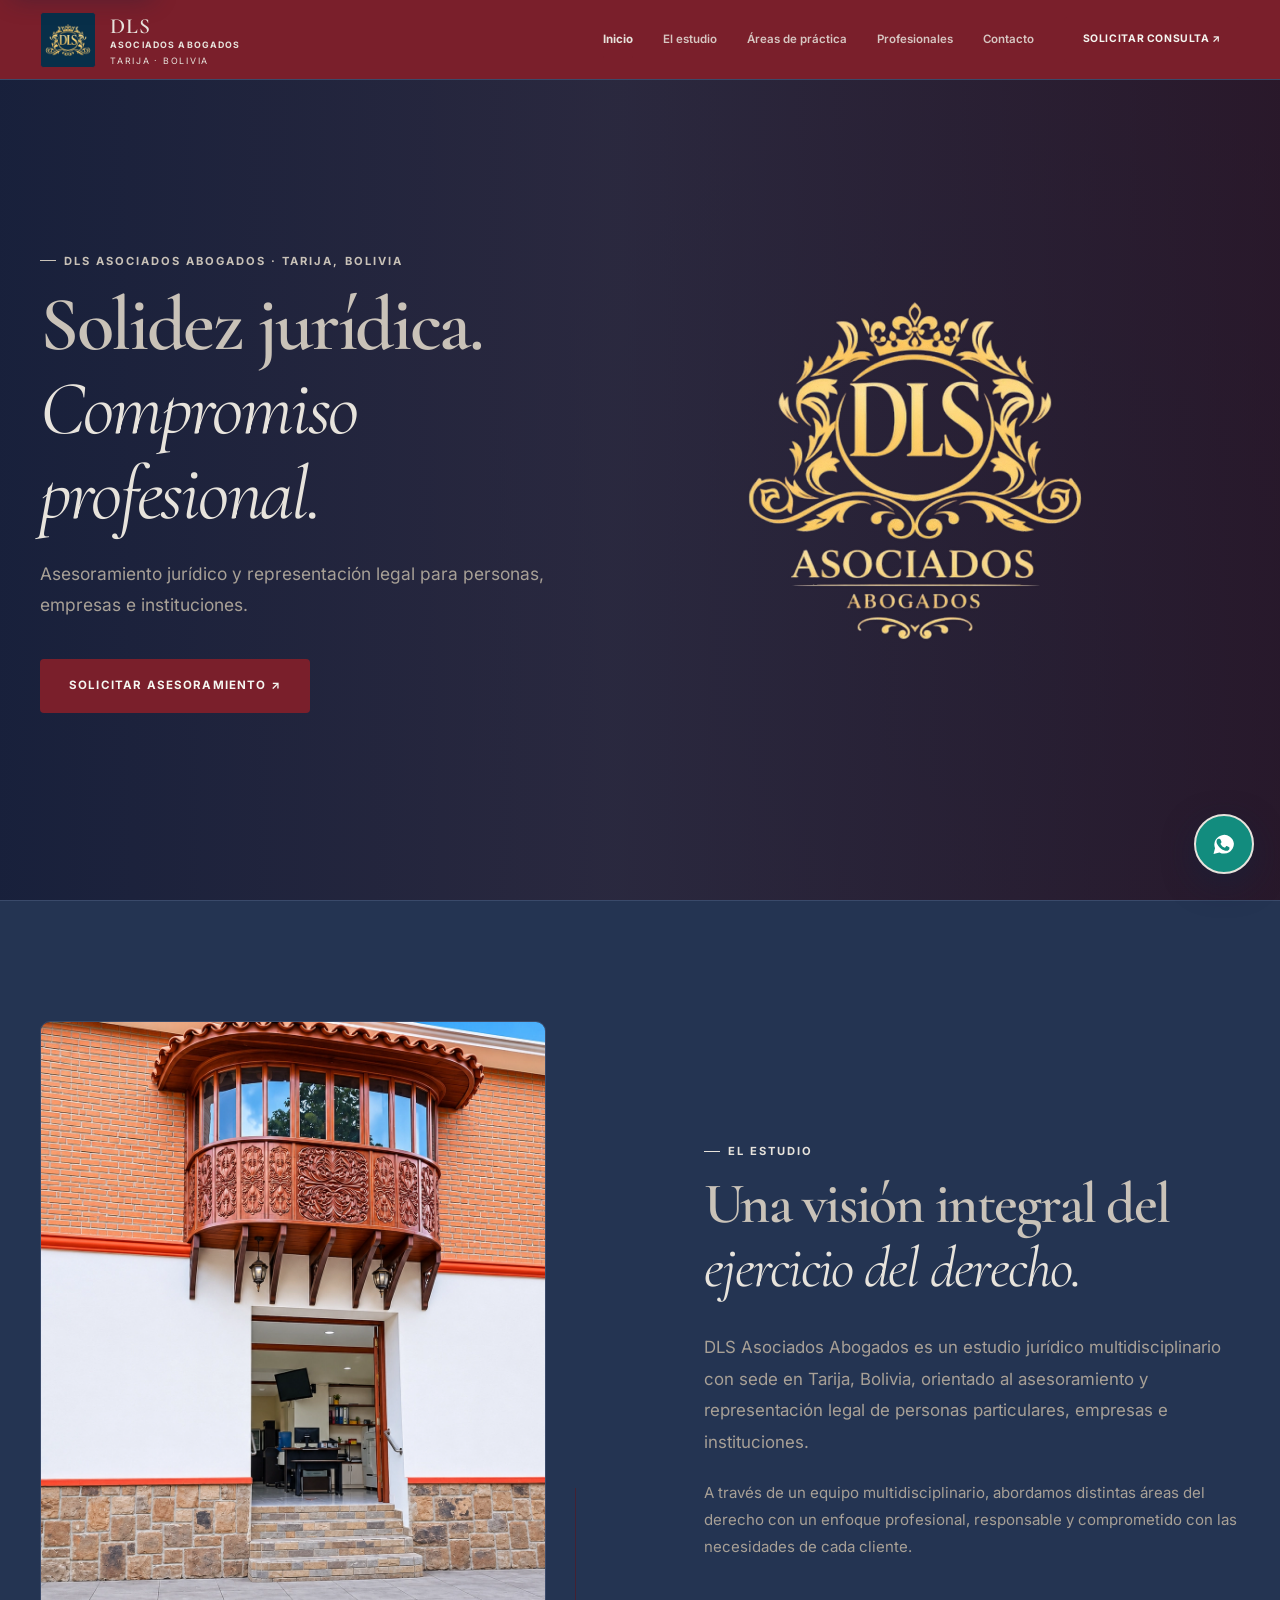
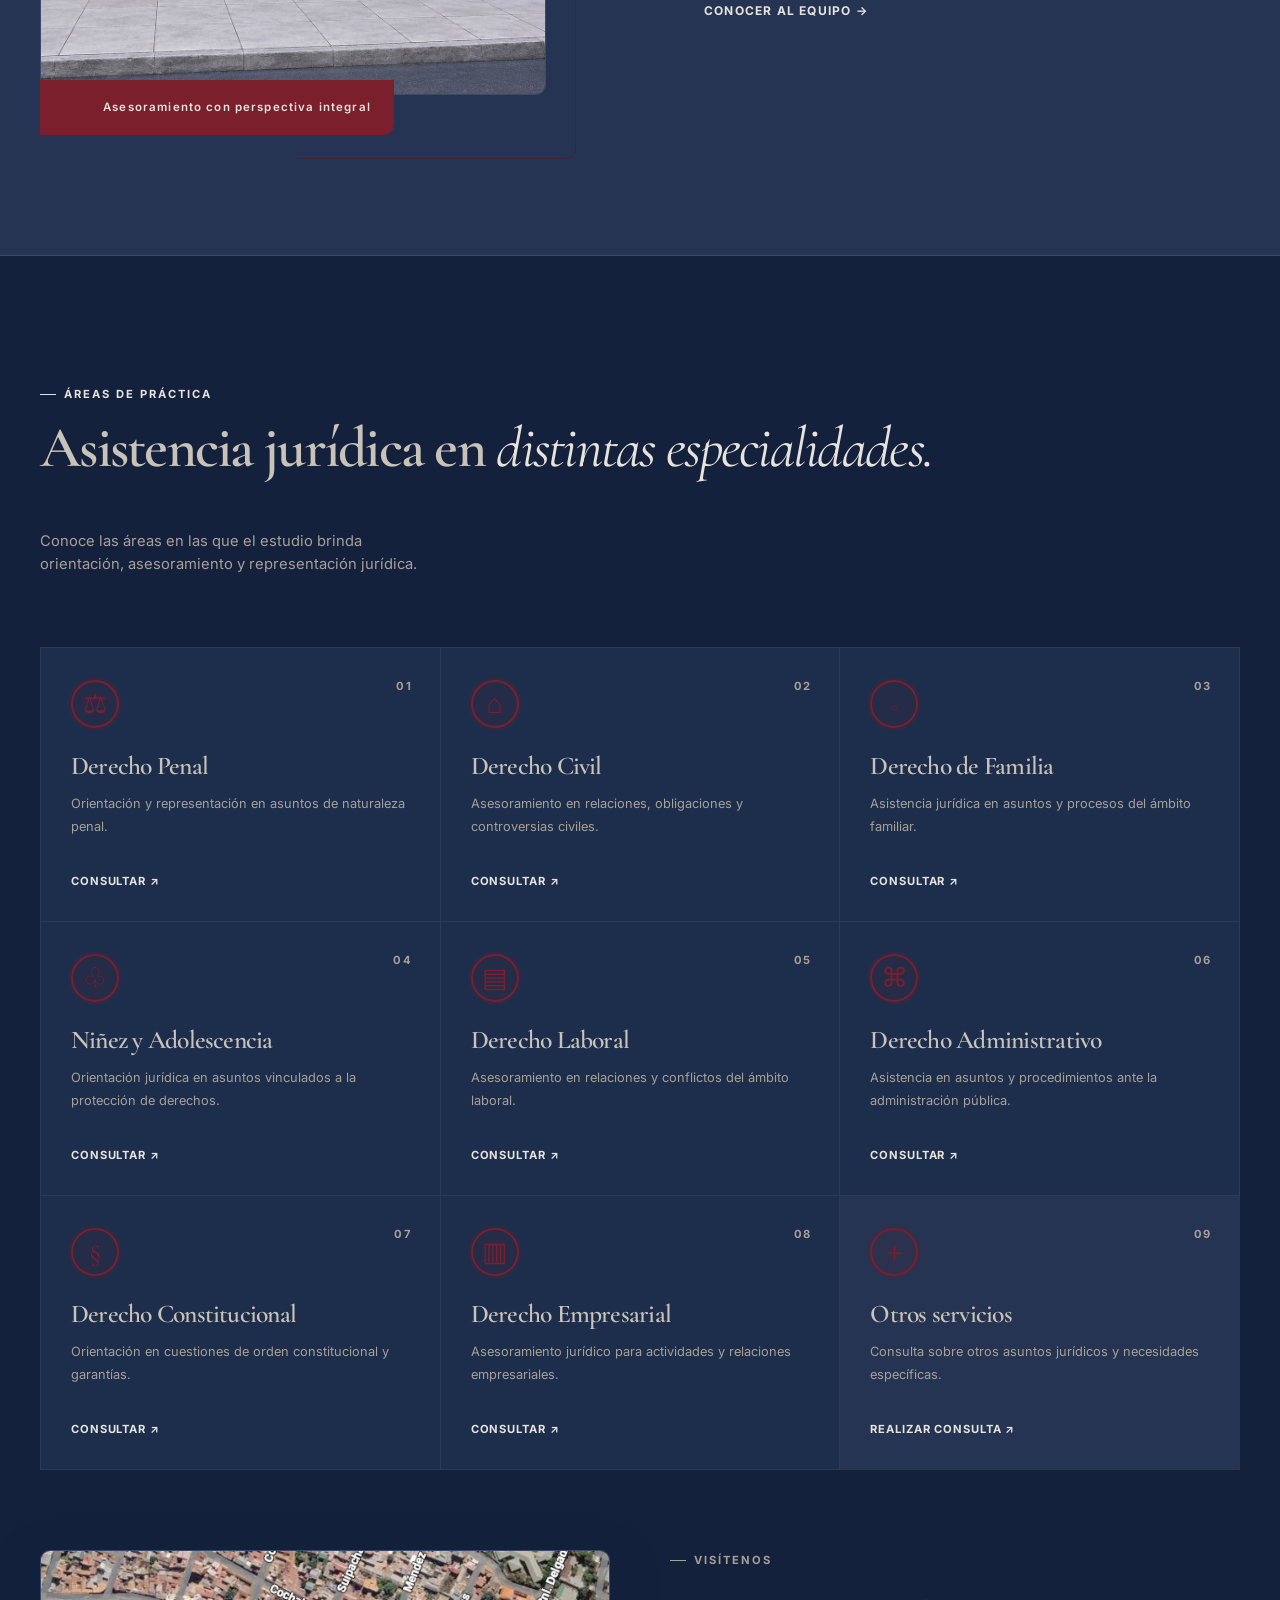
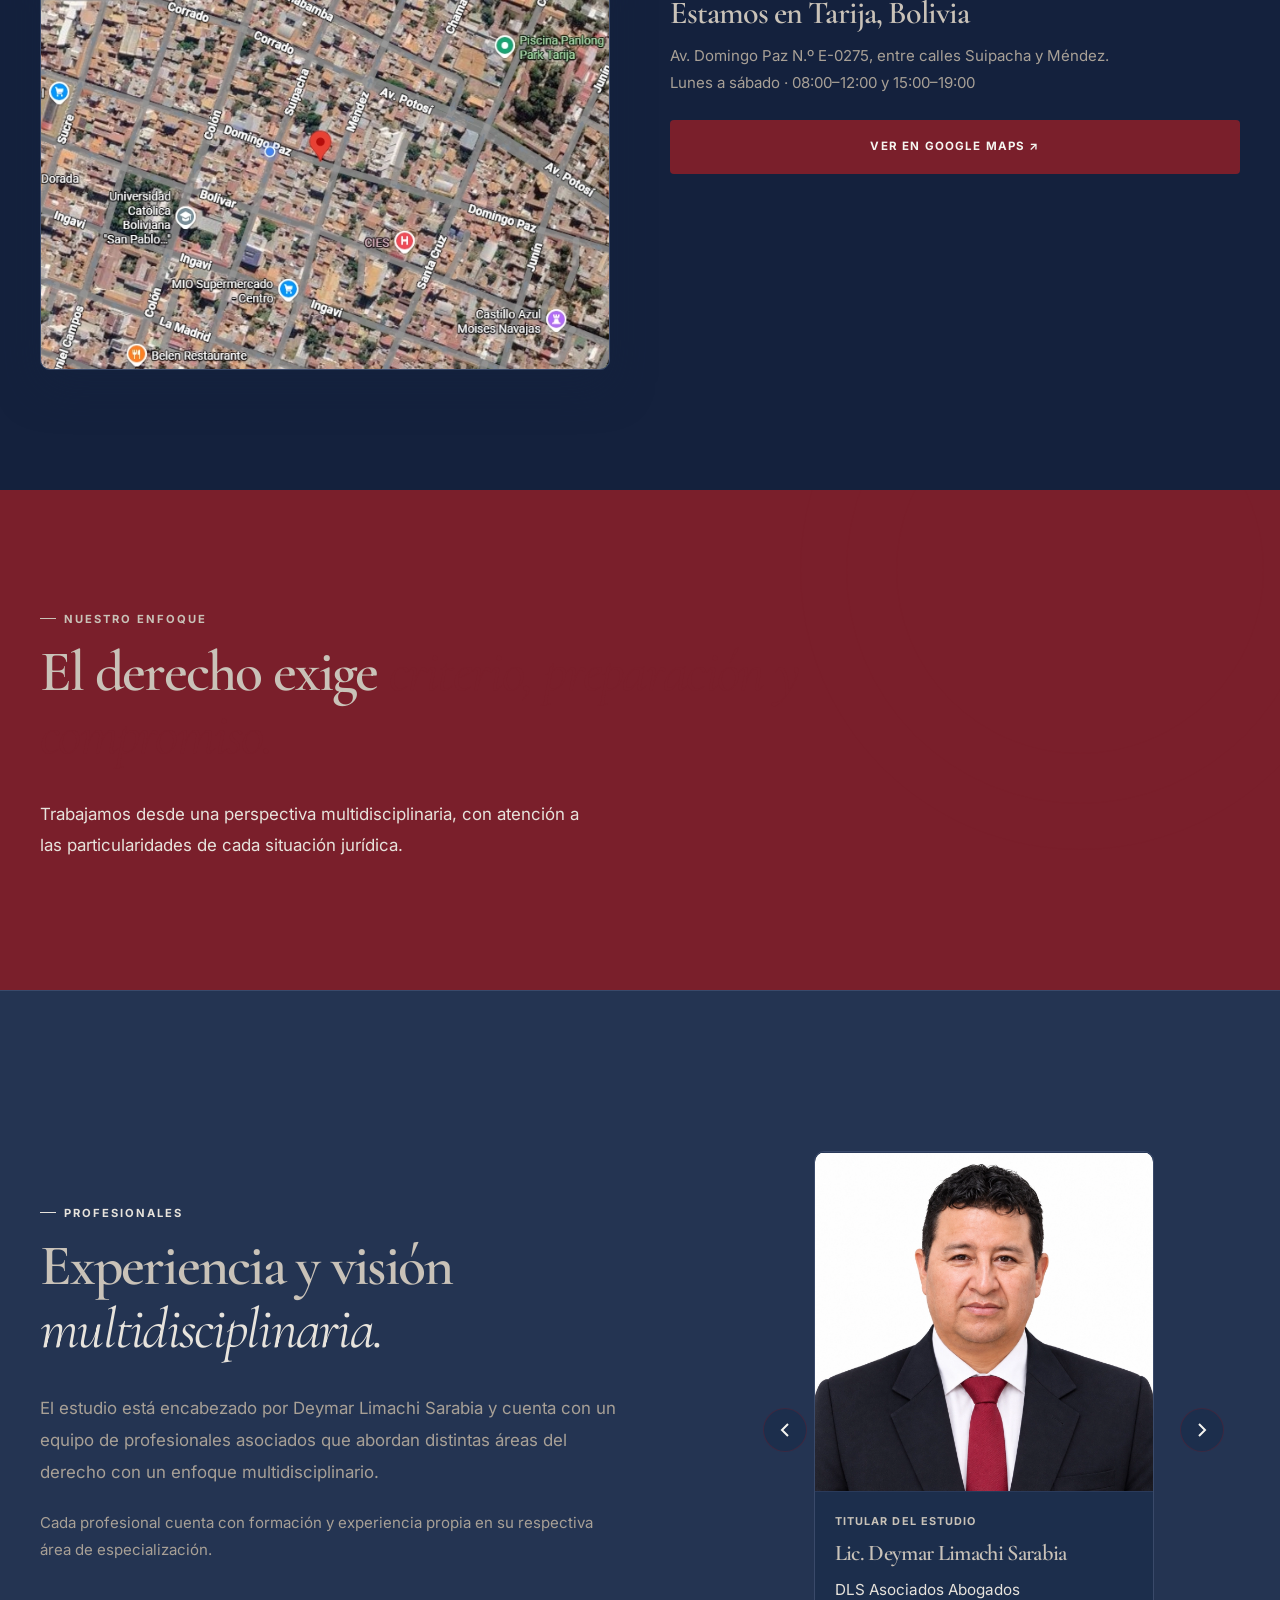
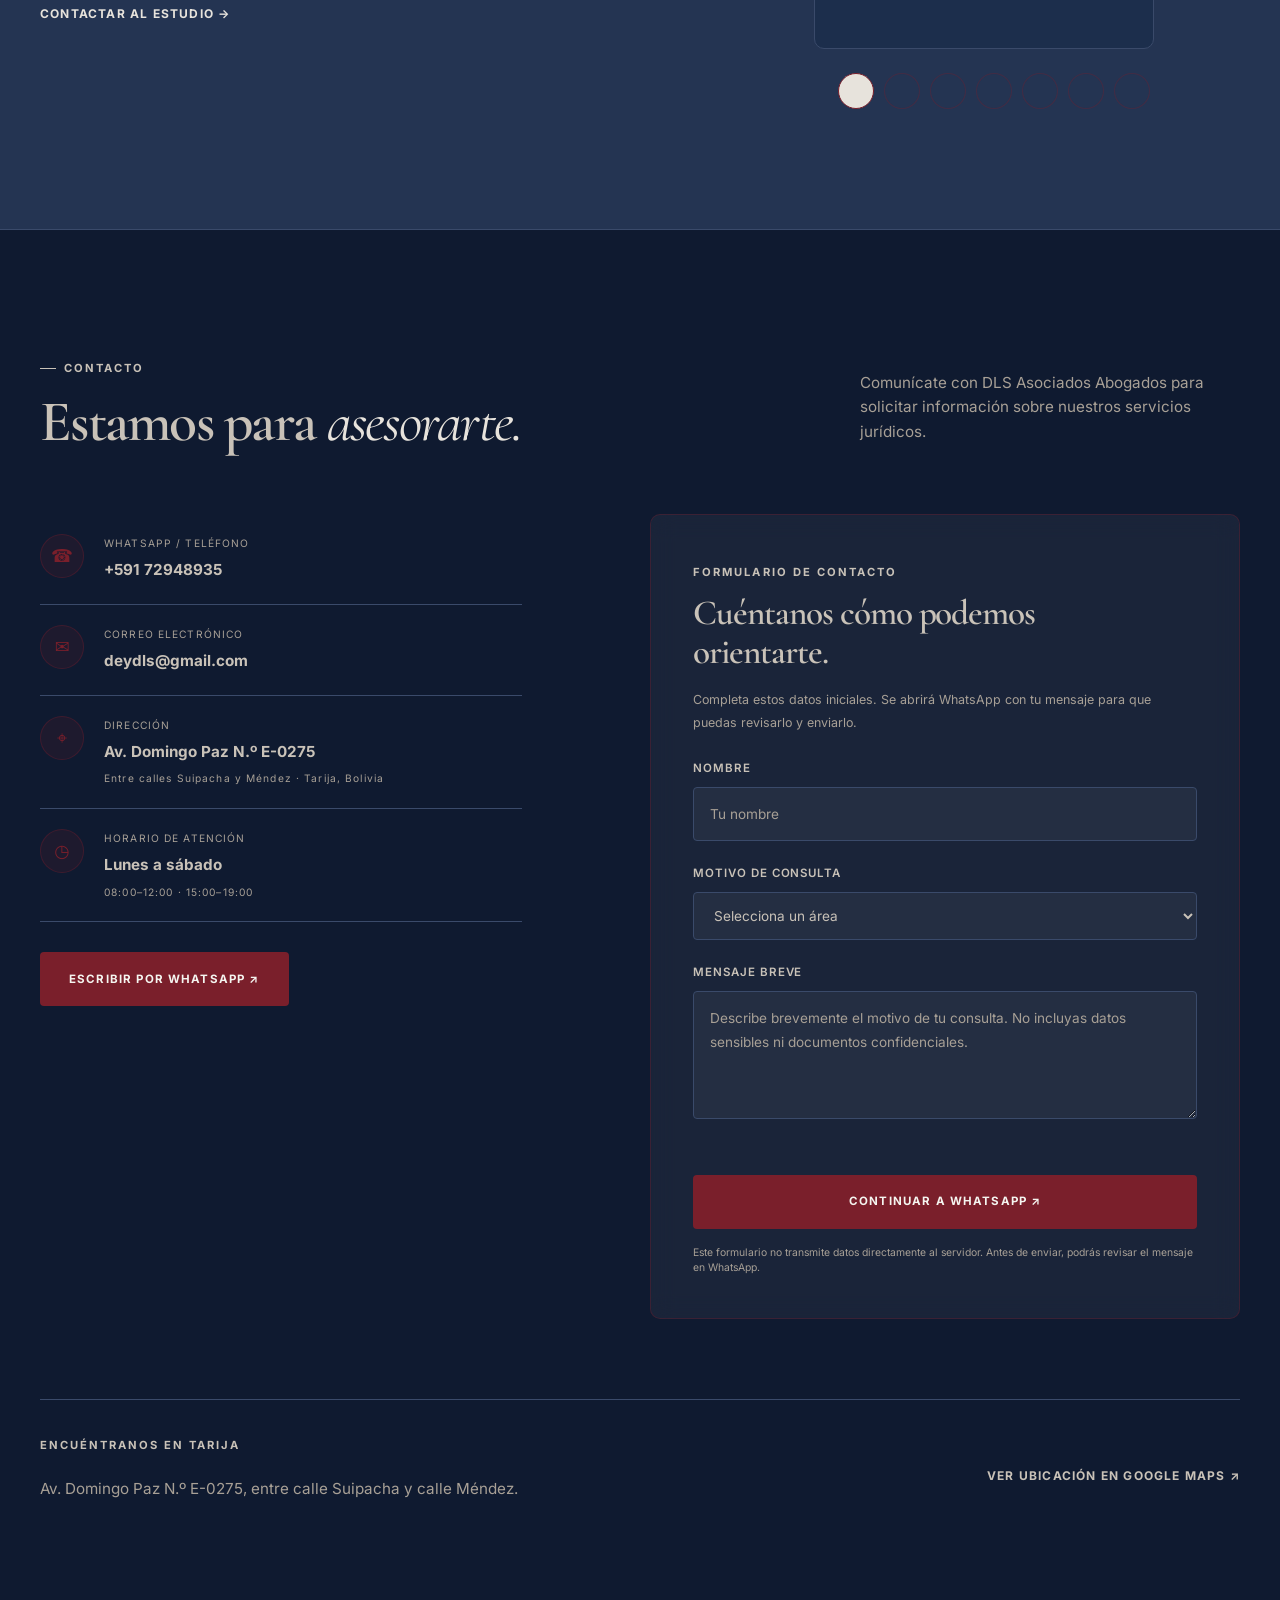
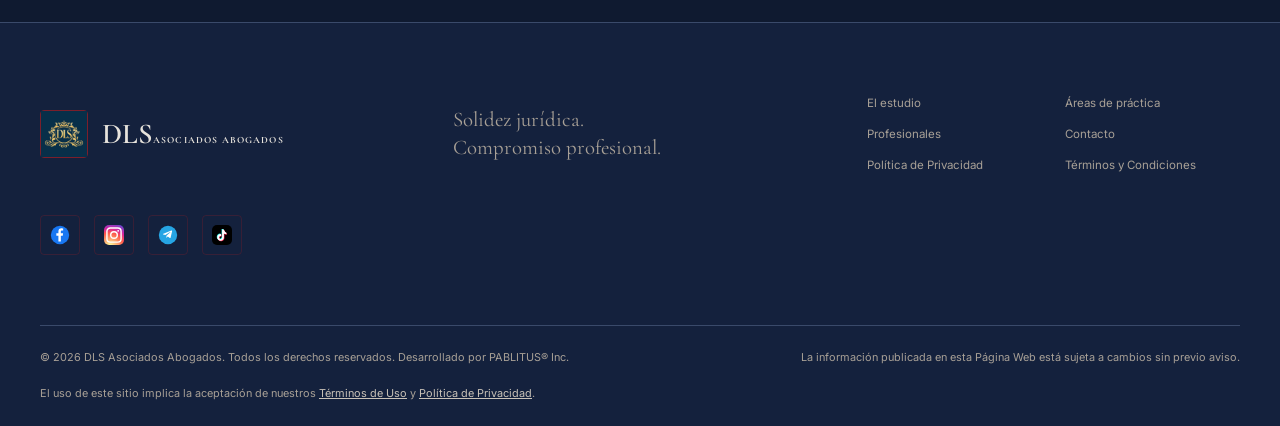
<file: index.html>
<!doctype html>
<html lang="es">
  <head>
    <meta charset="utf-8" />
    <meta name="viewport" content="width=device-width, initial-scale=1" />
    <meta
      name="theme-color"
      content="#A5202B"
    />
    <meta
      name="description"
      content="DLS Asociados Abogados. Asesoramiento y representación jurídica en Tarija, Bolivia. Derecho penal, civil, familia, niñez, laboral, administrativo, constitucional y empresarial."
    />
    <meta name="author" content="DLS Asociados Abogados" />
    <meta name="robots" content="index, follow" />
    <link rel="canonical" href="https://dls-asociados-abogados.netlify.app/" />

    <!-- Open Graph / Redes sociales -->
    <meta property="og:url" content="https://dls-asociados-abogados.netlify.app/" />
    <meta property="og:type" content="website" />
    <meta property="og:title" content="DLS Asociados Abogados | Estudio Jurídico en Tarija, Bolivia" />
    <meta property="og:description" content="Asesoramiento y representación jurídica en Tarija, Bolivia. Derecho penal, civil, familia, laboral, administrativo, constitucional y empresarial." />
    <meta property="og:image" content="assets/logo/logo portada.webp" />
    <meta property="og:image:width" content="1224" />
    <meta property="og:image:height" content="816" />
    <meta property="og:locale" content="es_BO" />
    <meta property="og:site_name" content="DLS Asociados Abogados" />

    <!-- Twitter Cards -->
    <meta name="twitter:card" content="summary_large_image" />
    <meta name="twitter:site" content="@dlsasociados" />
    <meta name="twitter:title" content="DLS Asociados Abogados | Estudio Jurídico en Tarija, Bolivia" />
    <meta name="twitter:description" content="Asesoramiento y representación jurídica en Tarija, Bolivia." />
    <meta name="twitter:image" content="assets/logo/logo portada.webp" />

    <!-- Preload recursos críticos -->
    <link rel="preload" href="assets/logo/logo portada.webp" as="image" fetchpriority="high" />
    <link rel="preload" href="assets/logo/logo-isotipo.svg" as="image" />
    <title>DLS Asociados Abogados | Estudio Jurídico en Tarija, Bolivia</title>

    <!-- Favicon -->
    <link rel="icon" type="image/svg+xml" href="assets/favicon.svg" />
    <link rel="apple-touch-icon" href="assets/logo/logo-isotipo.svg" />

    <!-- Tipografía local -->
    <link rel="stylesheet" href="assets/fonts/fonts.css" />

    <!-- Hojas de estilo (orden modulado) -->
    <link rel="stylesheet" href="css/tokens.css" />
    <link rel="stylesheet" href="css/base.css" />
    <link rel="stylesheet" href="css/components.css" />
    <link rel="stylesheet" href="css/responsive.css" />

    <!-- Datos estructurados -->
    <script type="application/ld+json">
      {
        "@context": "https://schema.org",
        "@type": "LegalService",
        "name": "DLS Asociados Abogados",
        "legalName": "Estudio Jurídico DLS Asociados Abogados",
        "url": "https://dls-asociados-abogados.netlify.app/",
        "telephone": "+59172948935",
        "email": "deydls@gmail.com",
        "image": "assets/logo/logo portada.webp",
        "address": {
          "@type": "PostalAddress",
          "streetAddress": "Av. Domingo Paz N.º E-0275",
          "addressLocality": "Tarija",
          "addressRegion": "Tarija",
          "addressCountry": "BO",
          "postalCode": ""
        },
        "areaServed": "Tarija, Bolivia",
        "openingHours": ["Mo-Sa 08:00-12:00", "Mo-Sa 15:00-19:00"],
        "priceRange": "$$",
        "hasCredential": "Abogado matriculado",
        "serviceType": [
          "Derecho Penal",
          "Derecho Civil",
          "Derecho de Familia",
          "Niñez y Adolescencia",
          "Derecho Laboral",
          "Derecho Administrativo",
          "Derecho Constitucional",
          "Derecho Empresarial"
        ],
        "founder": {
          "@type": "Person",
          "name": "Deymar Limachi Sarabia"
        }
      }
    </script>
  </head>

  <body>
    <!-- Saltar al contenido (accesibilidad) -->
    <a class="skip-link" href="#contenido">Saltar al contenido</a>

    <!-- ==== CABECERA ==== -->
    <header class="site-header" id="top">
      <div class="container header-inner">
        <a class="brand" href="#inicio" aria-label="DLS Asociados Abogados, inicio">
          <img
            class="brand-mark"
            src="assets/logo/logo-isotipo.svg"
            alt="Isotipo DLS"
            width="56"
            height="56"
            loading="eager"
          />
          <span class="brand-copy">
            <strong>DLS <b>ASOCIADOS ABOGADOS</b></strong>
            <small>TARIJA · BOLIVIA</small>
          </span>
        </a>

        <button
          class="menu-toggle"
          type="button"
          aria-label="Abrir menú"
          aria-expanded="false"
          aria-controls="primary-nav"
        >
          <span></span><span></span><span></span>
        </button>

        <nav class="primary-nav" id="primary-nav" aria-label="Navegación principal">
          <a class="nav-link is-active" href="#inicio">Inicio</a>
          <a class="nav-link" href="#estudio">El estudio</a>
          <a class="nav-link" href="#areas">Áreas de práctica</a>
          <a class="nav-link" href="#equipo">Profesionales</a>
          <a class="nav-link" href="#contacto">Contacto</a>
          <a
            class="button button-nav"
            href="https://wa.me/59172948935"
            target="_blank"
            rel="noopener noreferrer"
            >Solicitar consulta ↗</a
          >
        </nav>
      </div>
    </header>

    <!-- ==== PRINCIPAL ==== -->
    <main id="contenido">

      <!-- Hero -->
      <section class="hero" id="inicio" aria-label="Portada">
        <div class="hero-image" role="img" aria-label="Arquitectura institucional de estilo clásico"></div>
        <div class="hero-overlay"></div>
        <div class="container hero-content">
          <div class="hero-text">
            <p class="eyebrow eyebrow-light">
              <span></span> DLS ASOCIADOS ABOGADOS · TARIJA, BOLIVIA
            </p>
            <h1>
              Solidez jurídica.<br /><em>Compromiso profesional.</em>
            </h1>
            <p class="hero-lead">
              Asesoramiento jurídico y representación legal para personas,
              empresas e instituciones.
            </p>
            <div class="hero-actions">
              <a
                class="button button-gold"
                href="https://wa.me/59172948935?text=Hola%2C%20quisiera%20solicitar%20informaci%C3%B3n%20sobre%20sus%20servicios%20jur%C3%ADdicos."
                target="_blank"
                rel="noopener noreferrer"
                >Solicitar asesoramiento ↗</a
              >
            </div>
          </div>
          <div class="hero-logo">
            <img
              src="assets/logo/logo portada.webp"
              alt="Logo DLS Asociados Abogados"
              width="1224"
              height="816"
              loading="eager"
              decoding="async"
            />
          </div>
        </div>
      </section>

      <!-- El estudio -->
      <section class="intro section-pad" id="estudio" aria-label="El estudio">
        <div class="container intro-grid">
          <div class="intro-visual reveal">
            <div class="intro-photo">
              <img src="assets/images/oficina.webp" alt="DLS Asociados Abogados - Oficina en Tarija, Bolivia" class="intro-photo-img" width="1086" height="1448" loading="lazy" decoding="async">
            </div>
            <div class="intro-caption">
              <span></span> Asesoramiento con perspectiva integral
            </div>
          </div>
          <div class="intro-copy reveal">
            <p class="eyebrow"><span></span> EL ESTUDIO</p>
            <h2>Una visión integral del <em>ejercicio del derecho.</em></h2>
            <p class="body-large">
              DLS Asociados Abogados es un estudio jurídico multidisciplinario
              con sede en Tarija, Bolivia, orientado al asesoramiento y
              representación legal de personas particulares, empresas e
              instituciones.
            </p>
            <p>
              A través de un equipo multidisciplinario, abordamos distintas
              áreas del derecho con un enfoque profesional, responsable y
              comprometido con las necesidades de cada cliente.
            </p>
            <a class="text-link" href="#equipo">Conocer al equipo →</a>
          </div>
        </div>
      </section>

      <!-- Áreas de práctica -->
      <section class="practice section-pad" id="areas" aria-label="Áreas de práctica">
        <div class="container">
          <div class="section-heading reveal">
            <div>
              <p class="eyebrow"><span></span> ÁREAS DE PRÁCTICA</p>
              <h2>Asistencia jurídica en <em>distintas especialidades.</em></h2>
            </div>
            <p class="section-intro">
              Conoce las áreas en las que el estudio brinda orientación,
              asesoramiento y representación jurídica.
            </p>
          </div>
          <div class="practice-grid">
            <article class="practice-card reveal">
              <span class="practice-number">01</span>
              <span class="line-icon">⚖</span>
              <h3>Derecho Penal</h3>
              <p>Orientación y representación en asuntos de naturaleza penal.</p>
              <a href="#contacto" data-area="Derecho Penal">Consultar ↗</a>
            </article>
            <article class="practice-card reveal">
              <span class="practice-number">02</span>
              <span class="line-icon">⌂</span>
              <h3>Derecho Civil</h3>
              <p>Asesoramiento en relaciones, obligaciones y controversias civiles.</p>
              <a href="#contacto" data-area="Derecho Civil">Consultar ↗</a>
            </article>
            <article class="practice-card reveal">
              <span class="practice-number">03</span>
              <span class="line-icon">◇</span>
              <h3>Derecho de Familia</h3>
              <p>Asistencia jurídica en asuntos y procesos del ámbito familiar.</p>
              <a href="#contacto" data-area="Derecho de Familia">Consultar ↗</a>
            </article>
            <article class="practice-card reveal">
              <span class="practice-number">04</span>
              <span class="line-icon">♧</span>
              <h3>Niñez y Adolescencia</h3>
              <p>Orientación jurídica en asuntos vinculados a la protección de derechos.</p>
              <a href="#contacto" data-area="Niñez y Adolescencia">Consultar ↗</a>
            </article>
            <article class="practice-card reveal">
              <span class="practice-number">05</span>
              <span class="line-icon">▤</span>
              <h3>Derecho Laboral</h3>
              <p>Asesoramiento en relaciones y conflictos del ámbito laboral.</p>
              <a href="#contacto" data-area="Derecho Laboral">Consultar ↗</a>
            </article>
            <article class="practice-card reveal">
              <span class="practice-number">06</span>
              <span class="line-icon">⌘</span>
              <h3>Derecho Administrativo</h3>
              <p>Asistencia en asuntos y procedimientos ante la administración pública.</p>
              <a href="#contacto" data-area="Derecho Administrativo">Consultar ↗</a>
            </article>
            <article class="practice-card reveal">
              <span class="practice-number">07</span>
              <span class="line-icon">§</span>
              <h3>Derecho Constitucional</h3>
              <p>Orientación en cuestiones de orden constitucional y garantías.</p>
              <a href="#contacto" data-area="Derecho Constitucional">Consultar ↗</a>
            </article>
            <article class="practice-card reveal">
              <span class="practice-number">08</span>
              <span class="line-icon">▥</span>
              <h3>Derecho Empresarial</h3>
              <p>Asesoramiento jurídico para actividades y relaciones empresariales.</p>
              <a href="#contacto" data-area="Derecho Empresarial">Consultar ↗</a>
            </article>
            <article class="practice-card practice-card-featured reveal">
              <span class="practice-number">09</span>
              <span class="line-icon">＋</span>
              <h3>Otros servicios</h3>
              <p>Consulta sobre otros asuntos jurídicos y necesidades específicas.</p>
              <a href="#contacto" data-area="Otros servicios">Realizar consulta ↗</a>
            </article>
          </div>

          <!-- Mapa de ubicación -->
          <div class="practice-map reveal">
            <div class="map-container">
              <img
                src="assets/images/mapa.webp"
                alt="Ubicación de DLS Asociados Abogados en Tarija, Bolivia"
                loading="lazy"
                width="679"
                height="496"
              />
            </div>
            <div class="map-info">
              <p class="eyebrow eyebrow-light"><span></span> VISÍTENOS</p>
              <h3>Estamos en Tarija, Bolivia</h3>
              <p>
                Av. Domingo Paz N.º E-0275, entre calles Suipacha y Méndez.<br />
                Lunes a sábado · 08:00–12:00 y 15:00–19:00
              </p>
              <a
                class="button button-gold"
                href="https://www.google.com/maps/place/DLS+ASOCIADOS+ABOGADOS/@-21.5331035,-64.7301508,17z/data=!3m1!4b1!4m6!3m5!1s0x940647288958ab27:0x5c8b841cfed4a44!8m2!3d-21.5331035!4d-64.7301508!16s%2Fg%2F11p2x8ccwk?hl=es-419&entry=ttu&g_ep=EgoyMDI2MTExNS4wIKXMDSoASAFQAw%3D%3D"
                target="_blank"
                rel="noopener noreferrer"
                >Ver en Google Maps ↗</a
              >
            </div>
          </div>
        </div>
      </section>

      <!-- Enfoque -->
      <section class="statement" aria-label="Nuestro enfoque">
        <div class="statement-pattern"></div>
        <div class="container statement-inner reveal">
          <p class="eyebrow eyebrow-light"><span></span> NUESTRO ENFOQUE</p>
          <h2>El derecho exige <em>criterio, preparación y compromiso.</em></h2>
          <p>
            Trabajamos desde una perspectiva multidisciplinaria, con atención a
            las particularidades de cada situación jurídica.
          </p>
        </div>
      </section>

      <!-- Equipo -->
      <section class="team section-pad" id="equipo" aria-label="Profesionales">
        <div class="container team-grid">
          <div class="team-copy reveal">
            <p class="eyebrow"><span></span> PROFESIONALES</p>
            <h2>Experiencia y visión <em>multidisciplinaria.</em></h2>
            <p class="body-large">
              El estudio está encabezado por Deymar Limachi Sarabia y cuenta
              con un equipo de profesionales asociados que abordan distintas
              áreas del derecho con un enfoque multidisciplinario.
            </p>
            <p>
              Cada profesional cuenta con formación y experiencia propia en su
              respectiva área de especialización.
            </p>
            <a class="text-link" href="#contacto">Contactar al estudio →</a>
          </div>

          <!-- Carrusel de profesionales -->
          <div class="team-carousel reveal">
            <button class="carousel-btn carousel-prev" aria-label="Profesional anterior">
              <svg width="24" height="24" viewBox="0 0 24 24" fill="none" stroke="currentColor" stroke-width="2"><path d="M15 18l-6-6 6-6"/></svg>
            </button>
            <div class="carousel-viewport">
              <div class="team-carousel-track">
                <!-- Tarjeta 1: Titular -->
                <article class="team-card">
                  <div class="team-card-photo">
                    <img src="assets/images/equipo/Deymar Limachi Sarabia.webp" srcset="assets/images/equipo/Deymar Limachi Sarabia-400.webp 400w, assets/images/equipo/Deymar Limachi Sarabia-600.webp 600w, assets/images/equipo/Deymar Limachi Sarabia.webp 1024w" sizes="(max-width: 540px) 280px, (max-width: 820px) 300px, 340px" alt="Deymar Limachi Sarabia" class="team-card-photo-img" width="340" height="340" loading="eager" decoding="async">
                  </div>
                  <div class="team-card-info">
                    <span class="team-card-badge">TITULAR DEL ESTUDIO</span>
                    <h3>Lic. Deymar Limachi Sarabia</h3>
                    <p>DLS Asociados Abogados</p>
                  </div>
                </article>
                <!-- Tarjetas asociados -->
                <article class="team-card">
                  <div class="team-card-photo">
                    <img src="assets/images/equipo/Jorge Luis Lema Armella.webp" srcset="assets/images/equipo/Jorge Luis Lema Armella-400.webp 400w, assets/images/equipo/Jorge Luis Lema Armella-600.webp 600w, assets/images/equipo/Jorge Luis Lema Armella.webp 1254w" sizes="(max-width: 540px) 280px, (max-width: 820px) 300px, 340px" alt="Jorge Luis Lema Armella" class="team-card-photo-img" width="340" height="340" loading="lazy" decoding="async">
                  </div>
                  <div class="team-card-info">
                    <span class="team-card-badge">ASOCIADO</span>
                    <h3>Lic. Jorge Luis Lema Armella</h3>
                    <p>Asociado del estudio</p>
                  </div>
                </article>
                <article class="team-card">
                  <div class="team-card-photo">
                    <img src="assets/images/equipo/Marco Antonio Janco Balderrama.webp" srcset="assets/images/equipo/Marco Antonio Janco Balderrama-400.webp 400w, assets/images/equipo/Marco Antonio Janco Balderrama-600.webp 600w, assets/images/equipo/Marco Antonio Janco Balderrama.webp 1024w" sizes="(max-width: 540px) 280px, (max-width: 820px) 300px, 340px" alt="Marco Antonio Janco Balderrama" class="team-card-photo-img" width="340" height="340" loading="lazy" decoding="async">
                  </div>
                  <div class="team-card-info">
                    <span class="team-card-badge">ASOCIADO</span>
                    <h3>Lic. Marco Antonio Janco Balderrama</h3>
                    <p>Asociado del estudio</p>
                  </div>
                </article>
                <article class="team-card">
                  <div class="team-card-photo">
                    <img src="assets/images/equipo/Maribel Avilez Altamirano.webp" srcset="assets/images/equipo/Maribel Avilez Altamirano-400.webp 400w, assets/images/equipo/Maribel Avilez Altamirano-600.webp 600w, assets/images/equipo/Maribel Avilez Altamirano.webp 1024w" sizes="(max-width: 540px) 280px, (max-width: 820px) 300px, 340px" alt="Maribel Avilez Altamirano" class="team-card-photo-img" width="340" height="340" loading="lazy" decoding="async">
                  </div>
                  <div class="team-card-info">
                    <span class="team-card-badge">ASOCIADO</span>
                    <h3>Lic. Maribel Avilez Altamirano</h3>
                    <p>Asociada del estudio</p>
                  </div>
                </article>
                <article class="team-card">
                  <div class="team-card-photo">
                    <img src="assets/images/equipo/Moises Rodrigo Torrez Axama.webp" srcset="assets/images/equipo/Moises Rodrigo Torrez Axama-400.webp 400w, assets/images/equipo/Moises Rodrigo Torrez Axama-600.webp 600w, assets/images/equipo/Moises Rodrigo Torrez Axama.webp 1024w" sizes="(max-width: 540px) 280px, (max-width: 820px) 300px, 340px" alt="Moises Rodrigo Torrez Axama" class="team-card-photo-img" width="340" height="340" loading="lazy" decoding="async">
                  </div>
                  <div class="team-card-info">
                    <span class="team-card-badge">ASOCIADO</span>
                    <h3>Lic. Moises Rodrigo Torrez Axama</h3>
                    <p>Asociado del estudio</p>
                  </div>
                </article>
                <article class="team-card">
                  <div class="team-card-photo">
                    <img src="assets/images/equipo/Pablo Téllez Ayala.webp" srcset="assets/images/equipo/Pablo Téllez Ayala-400.webp 400w, assets/images/equipo/Pablo Téllez Ayala-600.webp 600w, assets/images/equipo/Pablo Téllez Ayala.webp 1024w" sizes="(max-width: 540px) 280px, (max-width: 820px) 300px, 340px" alt="Pablo Téllez Ayala" class="team-card-photo-img" width="340" height="340" loading="lazy" decoding="async">
                  </div>
                  <div class="team-card-info">
                    <span class="team-card-badge">ASOCIADO</span>
                    <h3>Lic. Pablo Téllez Ayala</h3>
                    <p>Asociado del estudio</p>
                  </div>
                </article>
                <article class="team-card">
                  <div class="team-card-photo">
                    <img src="assets/images/equipo/Richard Daniel Hoyos Torrez.webp" srcset="assets/images/equipo/Richard Daniel Hoyos Torrez-400.webp 400w, assets/images/equipo/Richard Daniel Hoyos Torrez-600.webp 600w, assets/images/equipo/Richard Daniel Hoyos Torrez.webp 1024w" sizes="(max-width: 540px) 280px, (max-width: 820px) 300px, 340px" alt="Richard Daniel Hoyos Torrez" class="team-card-photo-img" width="340" height="340" loading="lazy" decoding="async">
                  </div>
                  <div class="team-card-info">
                    <span class="team-card-badge">ASOCIADO</span>
                    <h3>Lic. Richard Daniel Hoyos Torrez</h3>
                    <p>Asociado del estudio</p>
                  </div>
                </article>
              </div>
            </div>
            <button class="carousel-btn carousel-next" aria-label="Siguiente profesional">
              <svg width="24" height="24" viewBox="0 0 24 24" fill="none" stroke="currentColor" stroke-width="2"><path d="M9 18l6-6-6-6"/></svg>
            </button>
            <div class="carousel-dots" role="tablist" aria-label="Navegación de profesionales">
              <button class="carousel-dot" role="tab" aria-selected="true" aria-label="Profesional 1"></button>
              <button class="carousel-dot" role="tab" aria-selected="false" aria-label="Profesional 2"></button>
              <button class="carousel-dot" role="tab" aria-selected="false" aria-label="Profesional 3"></button>
              <button class="carousel-dot" role="tab" aria-selected="false" aria-label="Profesional 4"></button>
              <button class="carousel-dot" role="tab" aria-selected="false" aria-label="Profesional 5"></button>
              <button class="carousel-dot" role="tab" aria-selected="false" aria-label="Profesional 6"></button>
              <button class="carousel-dot" role="tab" aria-selected="false" aria-label="Profesional 7"></button>
            </div>
          </div>
        </div>
      </section>

      <!-- Contacto -->
      <section class="contact section-pad" id="contacto" aria-label="Contacto">
        <div class="container">
          <div class="section-heading contact-heading reveal">
            <div>
              <p class="eyebrow eyebrow-light"><span></span> CONTACTO</p>
              <h2>Estamos para <em>asesorarte.</em></h2>
            </div>
            <p class="section-intro section-intro-light">
              Comunícate con DLS Asociados Abogados para solicitar información
              sobre nuestros servicios jurídicos.
            </p>
          </div>

          <div class="contact-grid">
            <div class="contact-details reveal">
              <a
                class="contact-item"
                href="https://wa.me/59172948935"
                target="_blank"
                rel="noopener noreferrer"
              >
                <span class="contact-icon">☎</span>
                <span>
                  <small>WHATSAPP / TELÉFONO</small>
                  <strong>+591 72948935</strong>
                </span>
              </a>
              <a
                class="contact-item"
                href="mailto:deydls@gmail.com"
              >
                <span class="contact-icon">✉</span>
                <span>
                  <small>CORREO ELECTRÓNICO</small>
                  <strong>deydls@gmail.com</strong>
                </span>
              </a>
              <div class="contact-item">
                <span class="contact-icon">⌖</span>
                <span>
                  <small>DIRECCIÓN</small>
                  <strong>Av. Domingo Paz N.º E-0275</strong>
                  <small>Entre calles Suipacha y Méndez · Tarija, Bolivia</small>
                </span>
              </div>
              <div class="contact-item">
                <span class="contact-icon">◷</span>
                <span>
                  <small>HORARIO DE ATENCIÓN</small>
                  <strong>Lunes a sábado</strong>
                  <small>08:00–12:00 · 15:00–19:00</small>
                </span>
              </div>
              <a
                class="button button-gold contact-cta"
                href="https://wa.me/59172948935"
                target="_blank"
                rel="noopener noreferrer"
                >Escribir por WhatsApp ↗</a
              >
            </div>

            <form class="contact-form reveal" id="contact-form" novalidate>
              <p class="eyebrow eyebrow-light">FORMULARIO DE CONTACTO</p>
              <h3>Cuéntanos cómo podemos orientarte.</h3>
              <p class="form-note">
                Completa estos datos iniciales. Se abrirá WhatsApp con tu
                mensaje para que puedas revisarlo y enviarlo.
              </p>
              <label for="contact-name">Nombre</label>
              <input
                id="contact-name"
                name="name"
                type="text"
                autocomplete="name"
                maxlength="80"
                required
                placeholder="Tu nombre"
              />
              <label for="contact-topic">Motivo de consulta</label>
              <select id="contact-topic" name="topic" required>
                <option value="">Selecciona un área</option>
                <option>Derecho Penal</option>
                <option>Derecho Civil</option>
                <option>Derecho de Familia</option>
                <option>Niñez y Adolescencia</option>
                <option>Derecho Laboral</option>
                <option>Derecho Administrativo</option>
                <option>Derecho Constitucional</option>
                <option>Derecho Empresarial</option>
                <option>Otros servicios</option>
              </select>
              <label for="contact-message">Mensaje breve</label>
              <textarea
                id="contact-message"
                name="message"
                rows="4"
                maxlength="600"
                required
                placeholder="Describe brevemente el motivo de tu consulta. No incluyas datos sensibles ni documentos confidenciales."
              ></textarea>
              <p class="form-error" id="form-error" role="alert" aria-live="polite"></p>
              <button class="button button-gold button-submit" type="submit">
                Continuar a WhatsApp ↗
              </button>
              <small class="privacy-note">
                Este formulario no transmite datos directamente al servidor.
                Antes de enviar, podrás revisar el mensaje en WhatsApp.
              </small>
            </form>
          </div>

          <div class="map-link reveal">
            <div>
              <span class="eyebrow eyebrow-light">ENCUÉNTRANOS EN TARIJA</span>
              <p>
                Av. Domingo Paz N.º E-0275, entre calle Suipacha y calle Méndez.
              </p>
            </div>
            <a
              class="text-link text-link-light"
              href="https://www.google.com/maps/place/DLS+ASOCIADOS+ABOGADOS/@-21.5331035,-64.7301508,17z/data=!3m1!4b1!4m6!3m5!1s0x940647288958ab27:0x5c8b841cfed4a44!8m2!3d-21.5331035!4d-64.7301508!16s%2Fg%2F11p2x8ccwk?hl=es-419&entry=ttu&g_ep=EgoyMDI2MTExNS4wIKXMDSoASAFQAw%3D%3D"
              target="_blank"
              rel="noopener noreferrer"
              >Ver ubicación en Google Maps ↗</a
            >
          </div>
        </div>
      </section>
    </main>

    <!-- ==== PIE DE PÁGINA ==== -->
    <footer class="site-footer">
      <div class="container footer-main">
        <a class="footer-brand" href="#inicio">
          <span class="brand-mark">
            <img src="assets/logo/logo-isotipo.svg" alt="Isotipo DLS" width="48" height="48" />
          </span>
          <span>
            <strong>DLS<small>ASOCIADOS ABOGADOS</small></strong>
          </span>
        </a>
        <p>Solidez jurídica.<br />Compromiso profesional.</p>
        <div class="footer-links">
          <a href="#estudio">El estudio</a>
          <a href="#areas">Áreas de práctica</a>
          <a href="#equipo">Profesionales</a>
          <a href="#contacto">Contacto</a>
          <a href="privacy-policy.html">Política de Privacidad</a>
          <a href="terms-of-service.html">Términos y Condiciones</a>
        </div>
        <div class="footer-social">
          <a href="#" class="social-facebook" aria-label="Facebook">
            <img src="assets/Redes Sociales/facebook.svg" alt="Facebook" width="20" height="20" />
          </a>
          <a href="#" class="social-instagram" aria-label="Instagram">
            <img src="assets/Redes Sociales/instagram.svg" alt="Instagram" width="20" height="20" />
          </a>
          <a href="#" class="social-telegram" aria-label="Telegram">
            <img src="assets/Redes Sociales/telegram.svg" alt="Telegram" width="20" height="20" />
          </a>
          <a href="#" class="social-tiktok" aria-label="TikTok">
            <img src="assets/Redes Sociales/tiktok.svg" alt="TikTok" width="20" height="20" />
          </a>
        </div>
      </div>
      <div class="container footer-bottom">
        <span>© <span id="current-year"></span> DLS Asociados Abogados. Todos los derechos reservados. Desarrollado por PABLITUS® Inc.</span>
        <span>La información publicada en esta Página Web está sujeta a cambios sin previo aviso.</span>
        <span>El uso de este sitio implica la aceptación de nuestros <a href="terms-of-service.html" style="color: var(--ink); text-decoration: underline;">Términos de Uso</a> y <a href="privacy-policy.html" style="color: var(--ink); text-decoration: underline;">Política de Privacidad</a>.</span>
      </div>
    </footer>

    <!-- Botón flotante WhatsApp -->
    <a
      class="whatsapp-float"
      href="https://wa.me/59172948935"
      target="_blank"
      rel="noopener noreferrer"
      aria-label="Contactar por WhatsApp"
    >
      <svg viewBox="0 0 24 24" aria-hidden="true">
        <path d="M20.5 11.8a8.4 8.4 0 0 1-12.4 7.4L3 20.5l1.3-4.9a8.4 8.4 0 1 1 16.2-3.8ZM8.7 7.9c-.2-.5-.5-.5-.7-.5h-.6c-.2 0-.5.1-.8.4s-1 1-1 2.3 1 2.7 1.2 2.9c.1.2 1.9 3 4.6 4.1 2.3.9 2.8.7 3.3.7s1.6-.7 1.8-1.4.2-1.3.1-1.4-.2-.2-.5-.4l-1.7-.8c-.2-.1-.4-.1-.6.2l-.8 1c-.2.2-.3.2-.6.1a6.8 6.8 0 0 1-2-1.2 7.5 7.5 0 0 1-1.4-1.8c-.1-.2 0-.4.1-.5l.4-.5.3-.5c.1-.2 0-.4 0-.5l-.8-1.9Z" />
      </svg>
    </a>

    <!-- Redes sociales flotantes -->
    <div class="social-float" id="social-float">
      <a href="#" class="social-facebook" aria-label="Facebook">
        <img src="assets/Redes Sociales/facebook.svg" alt="Facebook" width="20" height="20" />
      </a>
      <a href="#" class="social-instagram" aria-label="Instagram">
        <img src="assets/Redes Sociales/instagram.svg" alt="Instagram" width="20" height="20" />
      </a>
      <a href="#" class="social-telegram" aria-label="Telegram">
        <img src="assets/Redes Sociales/telegram.svg" alt="Telegram" width="20" height="20" />
      </a>
      <a href="#" class="social-tiktok" aria-label="TikTok">
        <img src="assets/Redes Sociales/tiktok.svg" alt="TikTok" width="20" height="20" />
      </a>
    </div>

    <!-- Módulos JavaScript -->
    <script type="module" src="js/main.js"></script>
  </body>
</html>
</file>
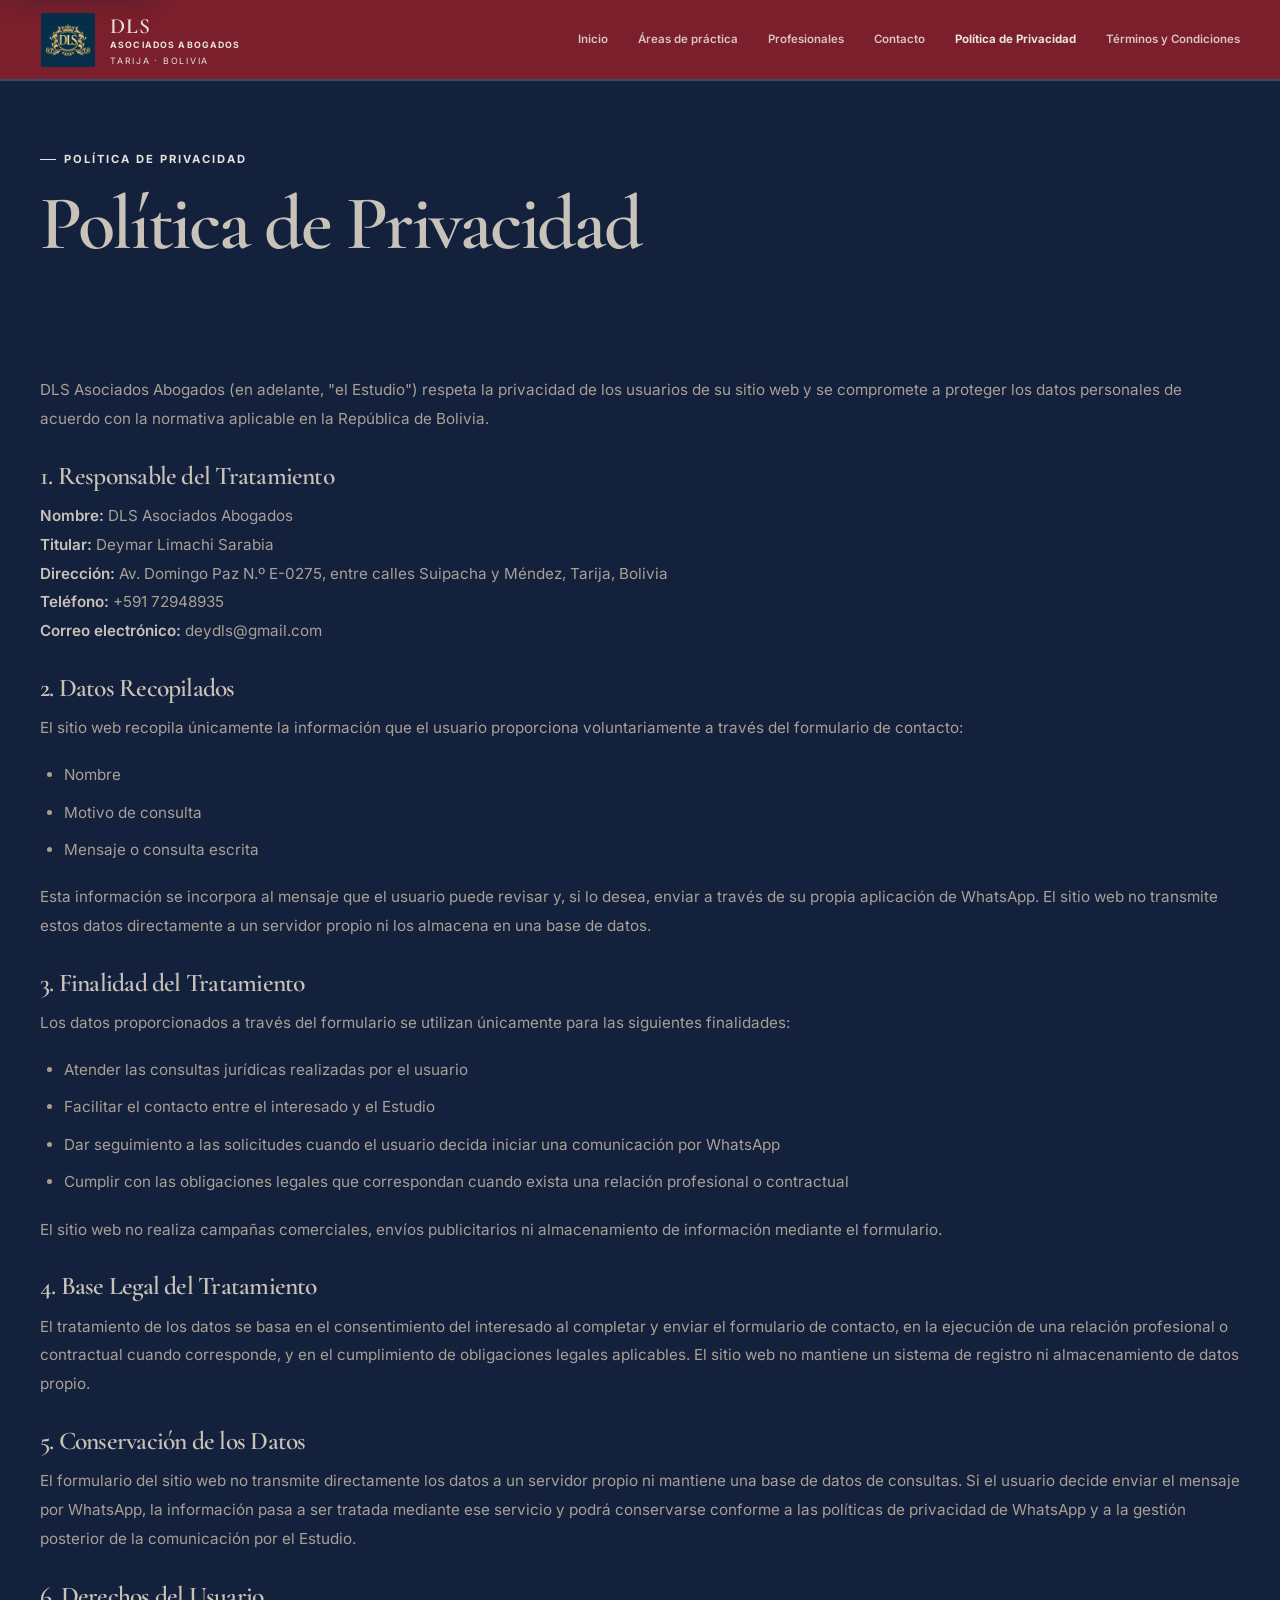
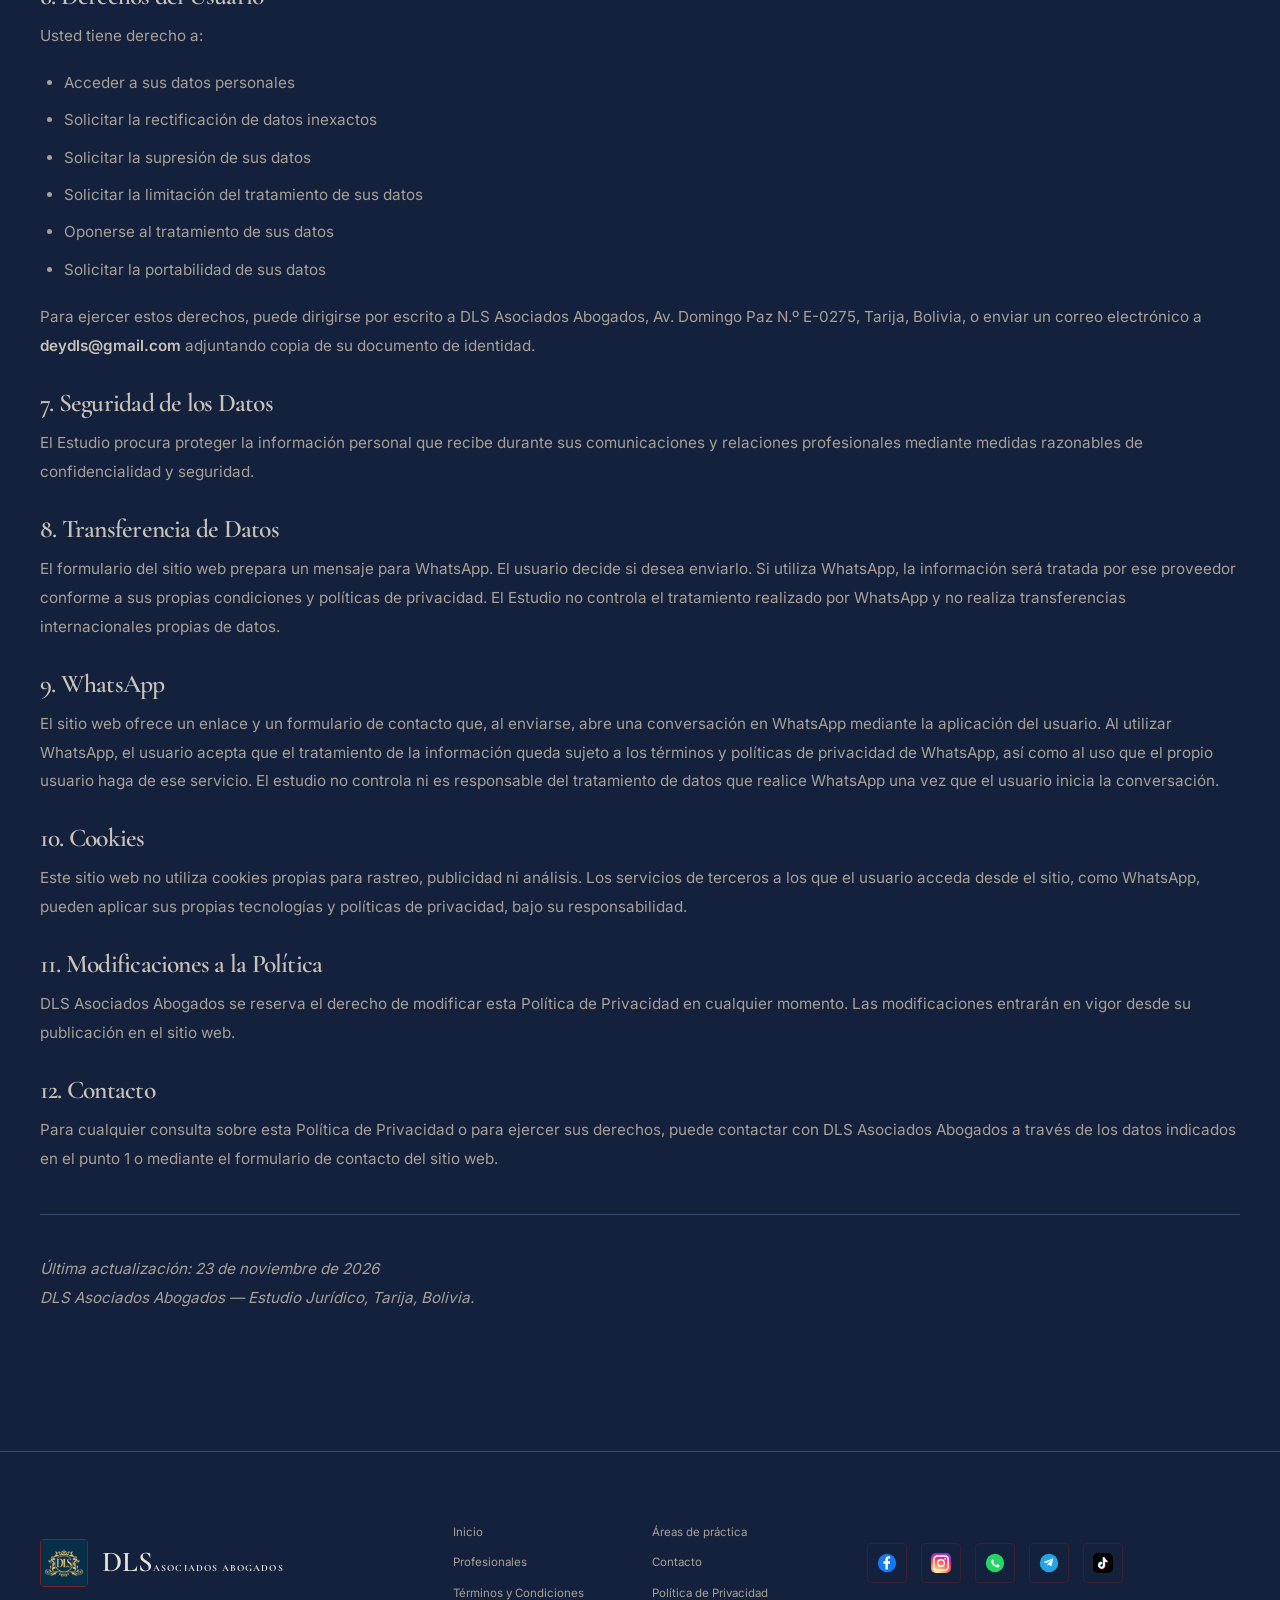
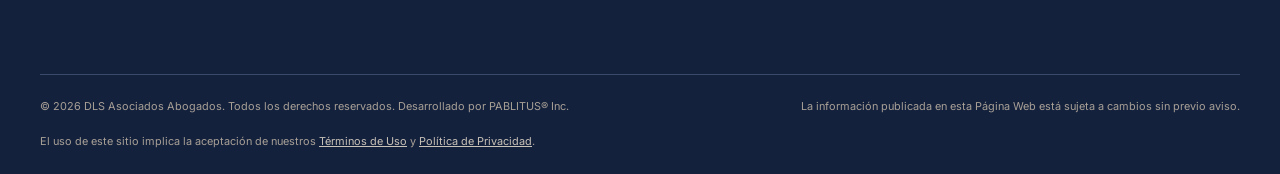
<file: privacy-policy.html>
<!doctype html>
<html lang="es">
  <head>
    <meta charset="utf-8" />
    <meta name="viewport" content="width=device-width, initial-scale=1" />
    <meta name="theme-color" content="#A5202B" />
    <meta name="robots" content="noindex, nofollow" />
    <title>Política de Privacidad | DLS Asociados Abogados</title>

    <!-- Favicon -->
    <link rel="icon" type="image/svg+xml" href="assets/favicon.svg" />
    <link rel="apple-touch-icon" href="assets/logo/logo-isotipo.svg" />

    <!-- Tipografía -->
    <link rel="stylesheet" href="assets/fonts/fonts.css" />

    <!-- Hojas de estilo -->
    <link rel="stylesheet" href="css/tokens.css" />
    <link rel="stylesheet" href="css/base.css" />
    <link rel="stylesheet" href="css/components.css" />
    <link rel="stylesheet" href="css/responsive.css" />
  </head>

  <body>
    <a class="skip-link" href="#contenido">Saltar al contenido</a>

    <header class="site-header">
      <div class="container header-inner">
        <a class="brand" href="index.html" aria-label="DLS Asociados Abogados, inicio">
          <img
            class="brand-mark"
            src="assets/logo/logo-isotipo.svg"
            alt="Isotipo DLS"
            width="56"
            height="56"
            loading="eager"
          />
          <span class="brand-copy">
            <strong>DLS <b>ASOCIADOS ABOGADOS</b></strong>
            <small>TARIJA · BOLIVIA</small>
          </span>
        </a>
        <nav class="primary-nav" aria-label="Navegación principal">
          <a class="nav-link" href="index.html">Inicio</a>
          <a class="nav-link" href="index.html#areas">Áreas de práctica</a>
          <a class="nav-link" href="index.html#equipo">Profesionales</a>
          <a class="nav-link" href="https://dls-asociados-abogados.netlify.app/#contacto">Contacto</a>
          <a class="nav-link is-active" href="privacy-policy.html">Política de Privacidad</a>
          <a class="nav-link" href="terms-of-service.html">Términos y Condiciones</a>
        </nav>
      </div>
    </header>

    <main id="contenido">
      <section class="section-pad" style="padding-top: 60px;">
        <div class="container">
          <div class="section-heading reveal">
            <div>
              <p class="eyebrow"><span></span> POLÍTICA DE PRIVACIDAD</p>
              <h1>Política de Privacidad</h1>
            </div>
          </div>

          <article class="legal-content reveal">
            <p class="body-large">
              DLS Asociados Abogados (en adelante, "el Estudio") respeta la privacidad de los usuarios de su sitio web y se compromete a proteger los datos personales de acuerdo con la normativa aplicable en la República de Bolivia.
            </p>

            <h2>1. Responsable del Tratamiento</h2>
            <p>
              <strong>Nombre:</strong> DLS Asociados Abogados<br />
              <strong>Titular:</strong> Deymar Limachi Sarabia<br />
              <strong>Dirección:</strong> Av. Domingo Paz N.º E-0275, entre calles Suipacha y Méndez, Tarija, Bolivia<br />
              <strong>Teléfono:</strong> +591 72948935<br />
              <strong>Correo electrónico:</strong> deydls@gmail.com
            </p>

            <h2>2. Datos Recopilados</h2>
            <p>
              El sitio web recopila únicamente la información que el usuario proporciona voluntariamente a través del formulario de contacto:
            </p>
            <ul class="body-large">
              <li>Nombre</li>
              <li>Motivo de consulta</li>
              <li>Mensaje o consulta escrita</li>
            </ul>
            <p>
              Esta información se incorpora al mensaje que el usuario puede revisar y, si lo desea, enviar a través de su propia aplicación de WhatsApp. El sitio web no transmite estos datos directamente a un servidor propio ni los almacena en una base de datos.
            </p>

            <h2>3. Finalidad del Tratamiento</h2>
            <p>
              Los datos proporcionados a través del formulario se utilizan únicamente para las siguientes finalidades:
            </p>
            <ul class="body-large">
              <li>Atender las consultas jurídicas realizadas por el usuario</li>
              <li>Facilitar el contacto entre el interesado y el Estudio</li>
              <li>Dar seguimiento a las solicitudes cuando el usuario decida iniciar una comunicación por WhatsApp</li>
              <li>Cumplir con las obligaciones legales que correspondan cuando exista una relación profesional o contractual</li>
            </ul>
            <p>
              El sitio web no realiza campañas comerciales, envíos publicitarios ni almacenamiento de información mediante el formulario.
            </p>

            <h2>4. Base Legal del Tratamiento</h2>
            <p>
              El tratamiento de los datos se basa en el consentimiento del interesado al completar y enviar el formulario de contacto, en la ejecución de una relación profesional o contractual cuando corresponde, y en el cumplimiento de obligaciones legales aplicables. El sitio web no mantiene un sistema de registro ni almacenamiento de datos propio.
            </p>

            <h2>5. Conservación de los Datos</h2>
            <p>
              El formulario del sitio web no transmite directamente los datos a un servidor propio ni mantiene una base de datos de consultas. Si el usuario decide enviar el mensaje por WhatsApp, la información pasa a ser tratada mediante ese servicio y podrá conservarse conforme a las políticas de privacidad de WhatsApp y a la gestión posterior de la comunicación por el Estudio.
            </p>

            <h2>6. Derechos del Usuario</h2>
            <p>
              Usted tiene derecho a:
            </p>
            <ul class="body-large">
              <li>Acceder a sus datos personales</li>
              <li>Solicitar la rectificación de datos inexactos</li>
              <li>Solicitar la supresión de sus datos</li>
              <li>Solicitar la limitación del tratamiento de sus datos</li>
              <li>Oponerse al tratamiento de sus datos</li>
              <li>Solicitar la portabilidad de sus datos</li>
            </ul>
            <p>
              Para ejercer estos derechos, puede dirigirse por escrito a DLS Asociados Abogados, Av. Domingo Paz N.º E-0275, Tarija, Bolivia, o enviar un correo electrónico a <strong>deydls@gmail.com</strong> adjuntando copia de su documento de identidad.
            </p>

            <h2>7. Seguridad de los Datos</h2>
            <p>
              El Estudio procura proteger la información personal que recibe durante sus comunicaciones y relaciones profesionales mediante medidas razonables de confidencialidad y seguridad.
            </p>

            <h2>8. Transferencia de Datos</h2>
            <p>
              El formulario del sitio web prepara un mensaje para WhatsApp. El usuario decide si desea enviarlo. Si utiliza WhatsApp, la información será tratada por ese proveedor conforme a sus propias condiciones y políticas de privacidad. El Estudio no controla el tratamiento realizado por WhatsApp y no realiza transferencias internacionales propias de datos.
            </p>

            <h2>9. WhatsApp</h2>
            <p>
              El sitio web ofrece un enlace y un formulario de contacto que, al enviarse, abre una conversación en WhatsApp mediante la aplicación del usuario. Al utilizar WhatsApp, el usuario acepta que el tratamiento de la información queda sujeto a los términos y políticas de privacidad de WhatsApp, así como al uso que el propio usuario haga de ese servicio. El estudio no controla ni es responsable del tratamiento de datos que realice WhatsApp una vez que el usuario inicia la conversación.
            </p>

            <h2>10. Cookies</h2>
            <p>
              Este sitio web no utiliza cookies propias para rastreo, publicidad ni análisis. Los servicios de terceros a los que el usuario acceda desde el sitio, como WhatsApp, pueden aplicar sus propias tecnologías y políticas de privacidad, bajo su responsabilidad.
            </p>

            <h2>11. Modificaciones a la Política</h2>
            <p>
              DLS Asociados Abogados se reserva el derecho de modificar esta Política de Privacidad en cualquier momento. Las modificaciones entrarán en vigor desde su publicación en el sitio web.
            </p>

            <h2>12. Contacto</h2>
            <p>
              Para cualquier consulta sobre esta Política de Privacidad o para ejercer sus derechos, puede contactar con DLS Asociados Abogados a través de los datos indicados en el punto 1 o mediante el formulario de contacto del sitio web.
            </p>

            <hr style="margin: 40px 0; border: none; border-top: 1px solid var(--line-hover);" />

            <p class="body-large">
              <em>
                Última actualización: <span id="update-date"></span><br />
                DLS Asociados Abogados — Estudio Jurídico, Tarija, Bolivia.
              </em>
            </p>
          </article>
        </div>
      </section>
    </main>

    <footer class="site-footer">
      <div class="container footer-main">
        <a class="footer-brand" href="index.html">
          <span class="brand-mark">
            <img src="assets/logo/logo-isotipo.svg" alt="Isotipo DLS" width="48" height="48" />
          </span>
          <span>
            <strong>DLS<small>ASOCIADOS ABOGADOS</small></strong>
          </span>
        </a>
        <div class="footer-links">
          <a href="index.html">Inicio</a>
          <a href="index.html#areas">Áreas de práctica</a>
          <a href="index.html#equipo">Profesionales</a>
          <a href="index.html#contacto">Contacto</a>
          <a href="terms-of-service.html">Términos y Condiciones</a>
          <a href="privacy-policy.html">Política de Privacidad</a>
        </div>
        <div class="footer-social">
          <a href="#" class="social-facebook" aria-label="Facebook">
            <img src="assets/Redes Sociales/facebook.svg" alt="Facebook" width="20" height="20" />
          </a>
          <a href="#" class="social-instagram" aria-label="Instagram">
            <img src="assets/Redes Sociales/instagram.svg" alt="Instagram" width="20" height="20" />
          </a>
          <a href="#" class="social-whatsapp" aria-label="WhatsApp">
            <img src="assets/Redes Sociales/whatsapp.svg" alt="WhatsApp" width="20" height="20" />
          </a>
          <a href="#" class="social-telegram" aria-label="Telegram">
            <img src="assets/Redes Sociales/telegram.svg" alt="Telegram" width="20" height="20" />
          </a>
          <a href="#" class="social-tiktok" aria-label="TikTok">
            <img src="assets/Redes Sociales/tiktok.svg" alt="TikTok" width="20" height="20" />
          </a>
        </div>
      </div>
      <div class="container footer-bottom">
        <span>© <span id="current-year"></span> DLS Asociados Abogados. Todos los derechos reservados. Desarrollado por PABLITUS® Inc.</span>
        <span>La información publicada en esta Página Web está sujeta a cambios sin previo aviso.</span>
        <span>El uso de este sitio implica la aceptación de nuestros <a href="terms-of-service.html" style="color: var(--ink); text-decoration: underline;">Términos de Uso</a> y <a href="privacy-policy.html" style="color: var(--ink); text-decoration: underline;">Política de Privacidad</a>.</span>
      </div>
    </footer>

    <script type="module" src="js/main.js"></script>
    <script>
      document.getElementById('current-year').textContent = new Date().getFullYear();
      document.getElementById('update-date').textContent = '23 de noviembre de 2026';
    </script>
  </body>
</html>
</file>
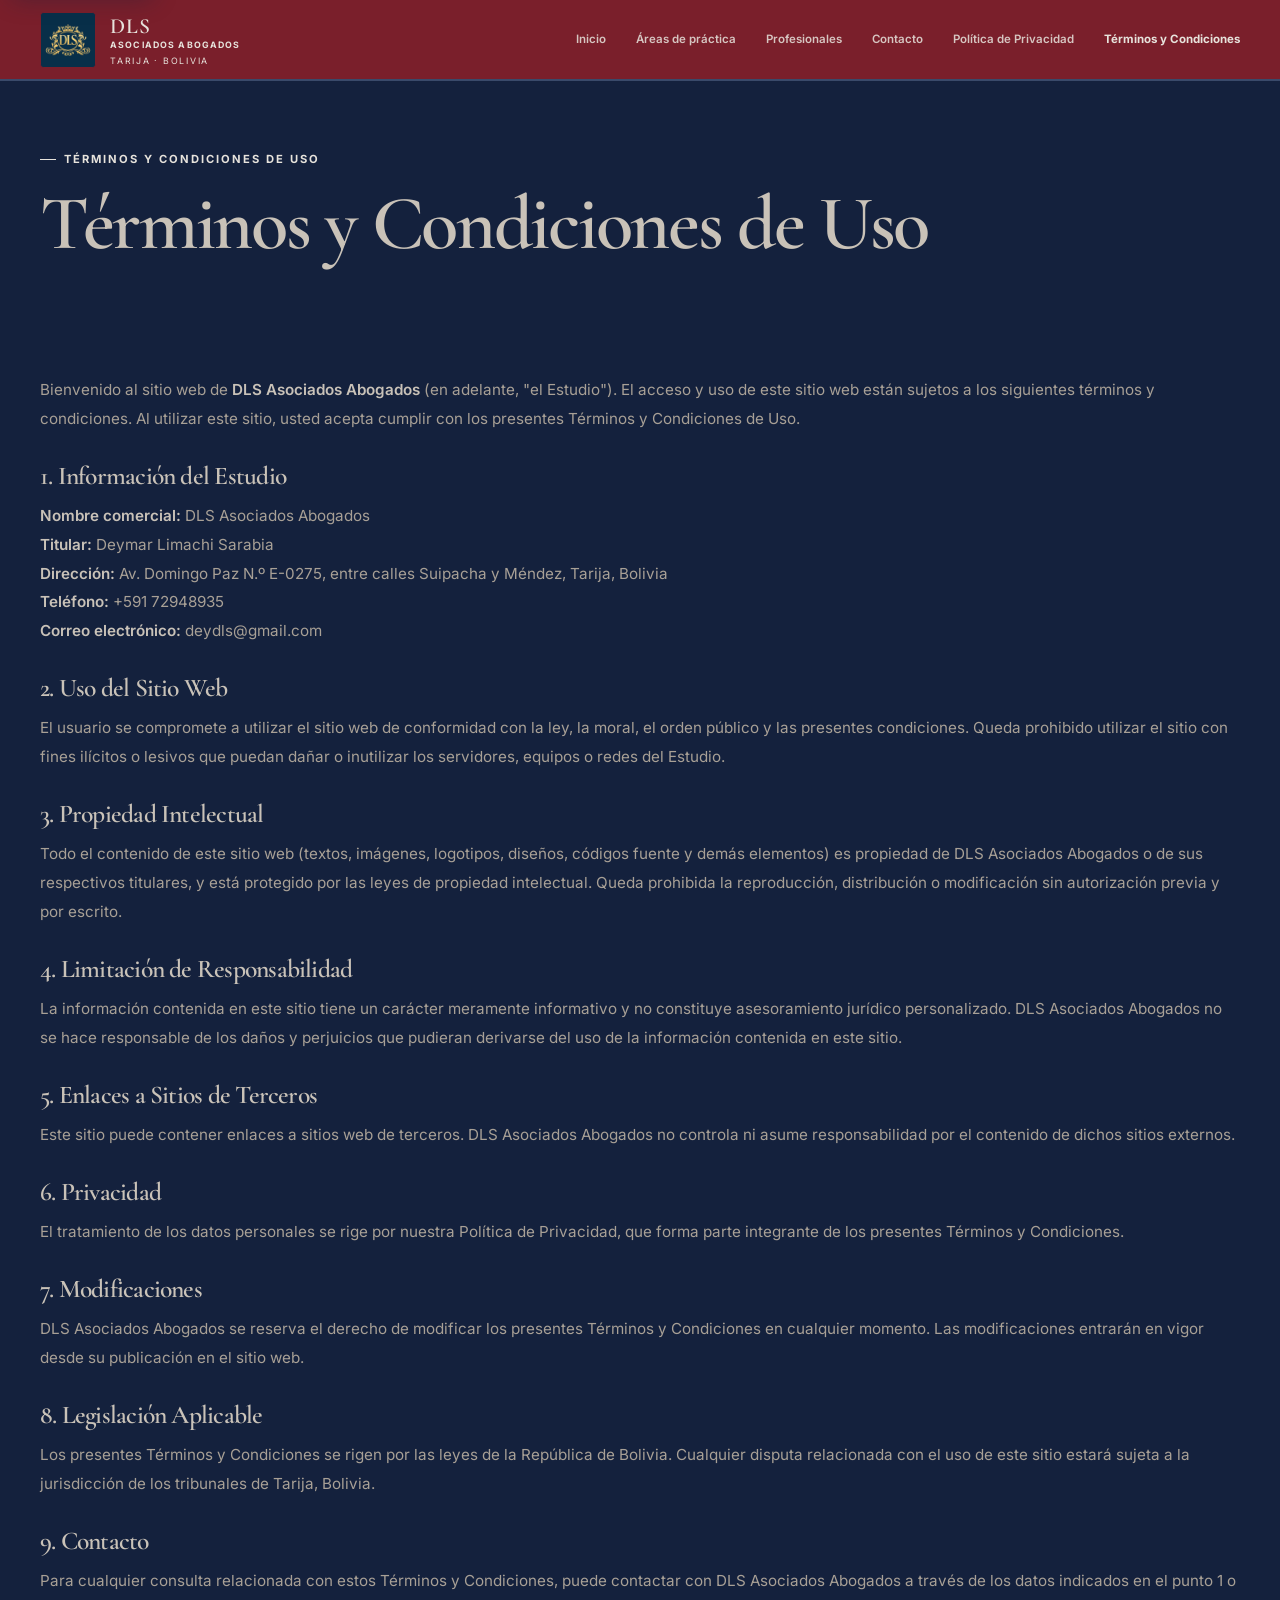
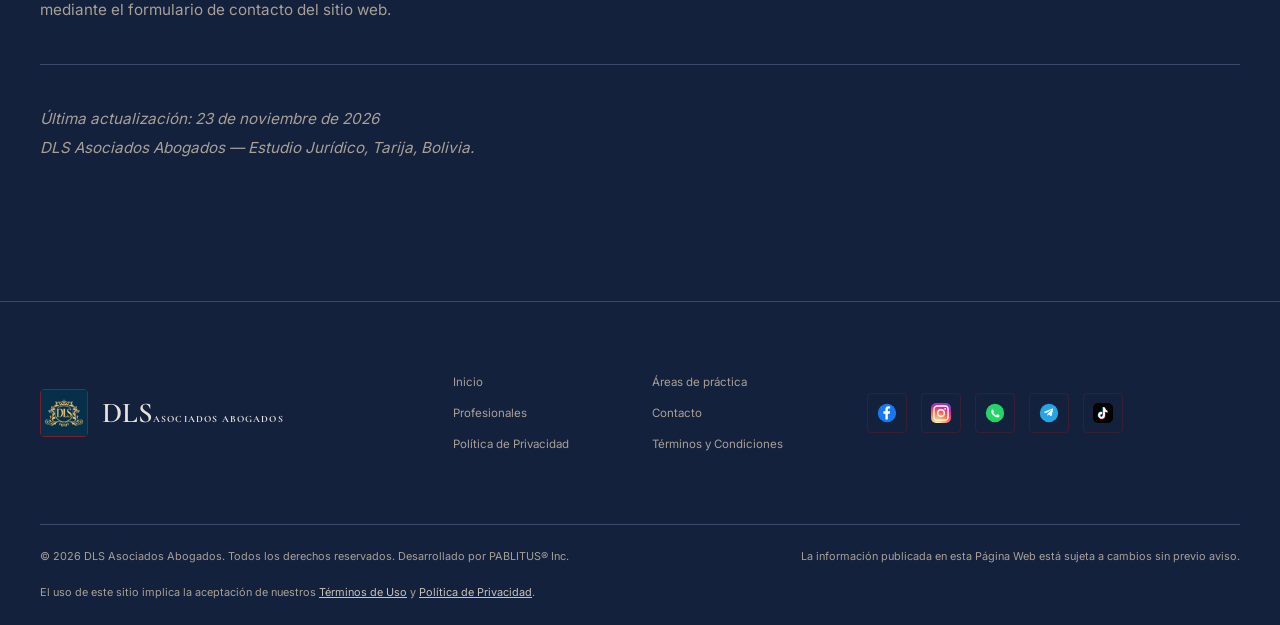
<file: terms-of-service.html>
<!doctype html>
<html lang="es">
  <head>
    <meta charset="utf-8" />
    <meta name="viewport" content="width=device-width, initial-scale=1" />
    <meta name="theme-color" content="#A5202B" />
    <meta name="robots" content="noindex, nofollow" />
    <title>Términos y Condiciones de Uso | DLS Asociados Abogados</title>

    <!-- Favicon -->
    <link rel="icon" type="image/svg+xml" href="assets/favicon.svg" />
    <link rel="apple-touch-icon" href="assets/logo/logo-isotipo.svg" />

    <!-- Tipografía -->
    <link rel="stylesheet" href="assets/fonts/fonts.css" />

    <!-- Hojas de estilo -->
    <link rel="stylesheet" href="css/tokens.css" />
    <link rel="stylesheet" href="css/base.css" />
    <link rel="stylesheet" href="css/components.css" />
    <link rel="stylesheet" href="css/responsive.css" />
  </head>

  <body>
    <a class="skip-link" href="#contenido">Saltar al contenido</a>

    <header class="site-header">
      <div class="container header-inner">
        <a class="brand" href="index.html" aria-label="DLS Asociados Abogados, inicio">
          <img
            class="brand-mark"
            src="assets/logo/logo-isotipo.svg"
            alt="Isotipo DLS"
            width="56"
            height="56"
            loading="eager"
          />
          <span class="brand-copy">
            <strong>DLS <b>ASOCIADOS ABOGADOS</b></strong>
            <small>TARIJA · BOLIVIA</small>
          </span>
        </a>
        <nav class="primary-nav" aria-label="Navegación principal">
          <a class="nav-link" href="index.html">Inicio</a>
          <a class="nav-link" href="index.html#areas">Áreas de práctica</a>
          <a class="nav-link" href="index.html#equipo">Profesionales</a>
          <a class="nav-link" href="index.html#contacto">Contacto</a>
          <a class="nav-link" href="privacy-policy.html">Política de Privacidad</a>
          <a class="nav-link is-active" href="terms-of-service.html">Términos y Condiciones</a>
        </nav>
      </div>
    </header>

    <main id="contenido">
      <section class="section-pad" style="padding-top: 60px;">
        <div class="container">
          <div class="section-heading reveal">
            <div>
              <p class="eyebrow"><span></span> TÉRMINOS Y CONDICIONES DE USO</p>
              <h1>Términos y Condiciones de Uso</h1>
            </div>
          </div>

          <article class="legal-content reveal">
            <p class="body-large">
              Bienvenido al sitio web de <strong>DLS Asociados Abogados</strong> (en adelante, "el Estudio"). El acceso y uso de este sitio web están sujetos a los siguientes términos y condiciones. Al utilizar este sitio, usted acepta cumplir con los presentes Términos y Condiciones de Uso.
            </p>

            <h2>1. Información del Estudio</h2>
            <p>
              <strong>Nombre comercial:</strong> DLS Asociados Abogados<br />
              <strong>Titular:</strong> Deymar Limachi Sarabia<br />
              <strong>Dirección:</strong> Av. Domingo Paz N.º E-0275, entre calles Suipacha y Méndez, Tarija, Bolivia<br />
              <strong>Teléfono:</strong> +591 72948935<br />
              <strong>Correo electrónico:</strong> deydls@gmail.com
            </p>

            <h2>2. Uso del Sitio Web</h2>
            <p>
              El usuario se compromete a utilizar el sitio web de conformidad con la ley, la moral, el orden público y las presentes condiciones. Queda prohibido utilizar el sitio con fines ilícitos o lesivos que puedan dañar o inutilizar los servidores, equipos o redes del Estudio.
            </p>

            <h2>3. Propiedad Intelectual</h2>
            <p>
              Todo el contenido de este sitio web (textos, imágenes, logotipos, diseños, códigos fuente y demás elementos) es propiedad de DLS Asociados Abogados o de sus respectivos titulares, y está protegido por las leyes de propiedad intelectual. Queda prohibida la reproducción, distribución o modificación sin autorización previa y por escrito.
            </p>

            <h2>4. Limitación de Responsabilidad</h2>
            <p>
              La información contenida en este sitio tiene un carácter meramente informativo y no constituye asesoramiento jurídico personalizado. DLS Asociados Abogados no se hace responsable de los daños y perjuicios que pudieran derivarse del uso de la información contenida en este sitio.
            </p>

            <h2>5. Enlaces a Sitios de Terceros</h2>
            <p>
              Este sitio puede contener enlaces a sitios web de terceros. DLS Asociados Abogados no controla ni asume responsabilidad por el contenido de dichos sitios externos.
            </p>

            <h2>6. Privacidad</h2>
            <p>
              El tratamiento de los datos personales se rige por nuestra <a href="privacy-policy.html">Política de Privacidad</a>, que forma parte integrante de los presentes Términos y Condiciones.
            </p>

            <h2>7. Modificaciones</h2>
            <p>
              DLS Asociados Abogados se reserva el derecho de modificar los presentes Términos y Condiciones en cualquier momento. Las modificaciones entrarán en vigor desde su publicación en el sitio web.
            </p>

            <h2>8. Legislación Aplicable</h2>
            <p>
              Los presentes Términos y Condiciones se rigen por las leyes de la República de Bolivia. Cualquier disputa relacionada con el uso de este sitio estará sujeta a la jurisdicción de los tribunales de Tarija, Bolivia.
            </p>

            <h2>9. Contacto</h2>
            <p>
              Para cualquier consulta relacionada con estos Términos y Condiciones, puede contactar con DLS Asociados Abogados a través de los datos indicados en el punto 1 o mediante el formulario de contacto del sitio web.
            </p>

            <hr style="margin: 40px 0; border: none; border-top: 1px solid var(--line-hover);" />

            <p class="body-large">
              <em>
                Última actualización: <span id="update-date"></span><br />
                DLS Asociados Abogados — Estudio Jurídico, Tarija, Bolivia.
              </em>
            </p>
          </article>
        </div>
      </section>
    </main>

    <footer class="site-footer">
      <div class="container footer-main">
        <a class="footer-brand" href="index.html">
          <span class="brand-mark">
            <img src="assets/logo/logo-isotipo.svg" alt="Isotipo DLS" width="48" height="48" />
          </span>
          <span>
            <strong>DLS<small>ASOCIADOS ABOGADOS</small></strong>
          </span>
        </a>
        <div class="footer-links">
          <a href="index.html">Inicio</a>
          <a href="index.html#areas">Áreas de práctica</a>
          <a href="index.html#equipo">Profesionales</a>
          <a href="index.html#contacto">Contacto</a>
          <a href="privacy-policy.html">Política de Privacidad</a>
          <a href="terms-of-service.html">Términos y Condiciones</a>
        </div>
        <div class="footer-social">
          <a href="#" class="social-facebook" aria-label="Facebook">
            <img src="assets/Redes Sociales/facebook.svg" alt="Facebook" width="20" height="20" />
          </a>
          <a href="#" class="social-instagram" aria-label="Instagram">
            <img src="assets/Redes Sociales/instagram.svg" alt="Instagram" width="20" height="20" />
          </a>
          <a href="#" class="social-whatsapp" aria-label="WhatsApp">
            <img src="assets/Redes Sociales/whatsapp.svg" alt="WhatsApp" width="20" height="20" />
          </a>
          <a href="#" class="social-telegram" aria-label="Telegram">
            <img src="assets/Redes Sociales/telegram.svg" alt="Telegram" width="20" height="20" />
          </a>
          <a href="#" class="social-tiktok" aria-label="TikTok">
            <img src="assets/Redes Sociales/tiktok.svg" alt="TikTok" width="20" height="20" />
          </a>
        </div>
      </div>
      <div class="container footer-bottom">
        <span>© <span id="current-year"></span> DLS Asociados Abogados. Todos los derechos reservados. Desarrollado por PABLITUS® Inc.</span>
        <span>La información publicada en esta Página Web está sujeta a cambios sin previo aviso.</span>
        <span>El uso de este sitio implica la aceptación de nuestros <a href="terms-of-service.html" style="color: var(--ink); text-decoration: underline;">Términos de Uso</a> y <a href="privacy-policy.html" style="color: var(--ink); text-decoration: underline;">Política de Privacidad</a>.</span>
      </div>
    </footer>

    <script type="module" src="js/main.js"></script>
    <script>
      document.getElementById('current-year').textContent = new Date().getFullYear();
      document.getElementById('update-date').textContent = '23 de noviembre de 2026';
    </script>
  </body>
</html>
</file>
<file: assets/fonts/fonts.css>
/* ==== Fuentes locales: Cormorant Garamond ==== */
@font-face {
  font-family: 'Cormorant Garamond';
  font-style: italic;
  font-weight: 400;
  font-display: swap;
  src: url('cormorant-garamond-400-italic.woff2') format('woff2');
}
@font-face {
  font-family: 'Cormorant Garamond';
  font-style: normal;
  font-weight: 400;
  font-display: swap;
  src: url('cormorant-garamond-400.woff2') format('woff2');
}
@font-face {
  font-family: 'Cormorant Garamond';
  font-style: normal;
  font-weight: 500;
  font-display: swap;
  src: url('cormorant-garamond-500.woff2') format('woff2');
}
@font-face {
  font-family: 'Cormorant Garamond';
  font-style: normal;
  font-weight: 600;
  font-display: swap;
  src: url('cormorant-garamond-600.woff2') format('woff2');
}
@font-face {
  font-family: 'Cormorant Garamond';
  font-style: normal;
  font-weight: 700;
  font-display: swap;
  src: url('cormorant-garamond-700.woff2') format('woff2');
}

/* ==== Fuentes locales: Inter ==== */
@font-face {
  font-family: 'Inter';
  font-style: normal;
  font-weight: 400;
  font-display: swap;
  src: url('inter-400.woff2') format('woff2');
}
@font-face {
  font-family: 'Inter';
  font-style: normal;
  font-weight: 500;
  font-display: swap;
  src: url('inter-500.woff2') format('woff2');
}
@font-face {
  font-family: 'Inter';
  font-style: normal;
  font-weight: 600;
  font-display: swap;
  src: url('inter-600.woff2') format('woff2');
}
@font-face {
  font-family: 'Inter';
  font-style: normal;
  font-weight: 700;
  font-display: swap;
  src: url('inter-700.woff2') format('woff2');
}
</file>
<file: css/tokens.css>
:root {
  /* Diseño: tema oscuro permanente */
  color-scheme: dark;

  /* Nueva paleta institucional */
  --azul-tinto: #14213d;
  --azul-tinto-deep: #0f1a30;
  --burdeo: #7a1f2b;
  --burdeo-dark: #5a1520;
  --burdeo-light: rgba(122, 31, 43, 0.15);
  --burdeo-border: rgba(122, 31, 43, 0.35);
  --piedra: #e7e3dc;
  --piedra-soft: #c9c2b8;
  --piedra-muted: #a8a096;

  /* Neutros derivados de la paleta */
  --paper: #14213d;
  --surface: #1c2e4c;
  --surface-soft: #263a5f;
  --ink: #c9c2b8;
  --ink-soft: #a8a096;
  --muted: #8a8278;
  --muted-soft: #6e665e;
  --line: #2a3a5a;
  --line-hover: #3a4a6a;

  /* Enlaces */
  --link: #7a1f2b;
  --link-hover: #9a3f4b;

  --burdeo-deep: #5a1520;

  /* Colores semánticos adicionales (referenciados en components.css) */
  --ivory: #243452;
  --wine: #7a1f2b;

  /* Tipografía */
  --font-display: "Cormorant Garamond", Georgia, serif;
  --font-body: "Inter", system-ui, -apple-system, BlinkMacSystemFont, "Segoe UI", Roboto, sans-serif;

  /* Espaciado y contenedor */
  --container-max: 1200px;
  --container-padding: 28px;
  --header-height: 80px;
  --header-height-scrolled: 64px;
  --radius: 4px;
  --radius-soft: 10px;
  --shadow-soft: 0 8px 24px rgba(20, 33, 61, 0.40);
  --shadow-medium: 0 16px 40px rgba(20, 33, 61, 0.50);
  --shadow-strong: 0 24px 60px rgba(20, 33, 61, 0.60);

  /* Transiciones */
  --ease-base: cubic-bezier(0.2, 0.7, 0.2, 1);
  --ease-spring: cubic-bezier(0.34, 1.56, 0.64, 1);
  --transition-fast: 0.25s var(--ease-base);
  --transition-base: 0.4s var(--ease-base);
  --transition-slow: 0.65s var(--ease-base);

  /* Breakpoints */
  --bp-xl: 1200px;
  --bp-lg: 1024px;
  --bp-md: 768px;
  --bp-sm: 540px;

  z-index:
    z-dropdown 100,
    z-sticky 500,
    z-modal 1000,
    z-toast 1100;
}
</file>
<file: css/base.css>
/* ==== Reset y base ==== */
*,
*::before,
*::after {
  box-sizing: border-box;
  margin: 0;
  padding: 0;
}

html {
  scroll-behavior: smooth;
  scroll-padding-top: calc(var(--header-height) + 16px);
  font-size: 16px;
}

body {
  margin: 0;
  background: var(--paper);
  color: var(--ink);
  font-family: var(--font-body);
  font-size: 0.9375rem;
  line-height: 1.8;
  font-weight: 400;
  -webkit-font-smoothing: antialiased;
  -moz-osx-font-smoothing: grayscale;
  text-rendering: optimizeLegibility;
}

body.menu-open {
  overflow: hidden;
}

a {
  color: inherit;
  text-decoration: none;
  transition: color var(--transition-fast);
}

button,
input,
select,
textarea {
  font: inherit;
  color: inherit;
}

img,
svg {
  display: block;
  max-width: 100%;
  height: auto;
}

::selection {
  background: var(--burdeo);
  color: var(--burdeo-deep);
}

/* ==== Utilidades de layout ==== */
.container {
  width: min(var(--container-max), calc(100% - 2 * var(--container-padding)));
  margin-inline: auto;
}

.section-pad {
  padding: 120px 0;
}

.section-sm {
  padding: 80px 0;
}

/* ==== Títulos ==== */
h1,
h2,
h3,
h4,
h5,
h6 {
  font-family: var(--font-display);
  font-weight: 500;
  line-height: 1.1;
  letter-spacing: -0.03em;
  color: var(--ink);
}

h1 {
  font-size: clamp(2.6rem, 6vw, 4.8rem);
  margin-bottom: 0.65em;
  font-weight: 600;
}

h2 {
  font-size: clamp(2.1rem, 4.5vw, 3.6rem);
  margin-bottom: 0.55em;
  font-weight: 600;
}

h3 {
  font-size: clamp(1.4rem, 3vw, 2rem);
  margin-bottom: 0.5em;
  font-weight: 600;
}

h4 {
  font-size: clamp(1.1rem, 2.5vw, 1.45rem);
  margin-bottom: 0.5em;
  font-weight: 600;
}

h1 em,
h2 em,
h3 em,
h4 em {
  font-weight: 400;
  color: var(--burdeo);
  font-style: italic;
}

p {
  margin: 0 0 1.25rem;
  color: var(--ink-soft);
}

.body-large {
  font-size: 1.05rem;
  line-height: 1.9;
  color: var(--ink-soft);
}

/* ==== Enlaces de texto ==== */
.text-link {
  display: inline-flex;
  align-items: center;
  gap: 8px;
  margin-top: 20px;
  color: var(--piedra);
  font-size: 0.75rem;
  font-weight: 700;
  letter-spacing: 0.1em;
  text-transform: uppercase;
  transition: color var(--transition-fast), gap var(--transition-base);
}

.text-link:hover {
  color: var(--link-hover);
  gap: 14px;
}

.text-link-light {
  color: var(--ink);
}

.text-link-light:hover {
  color: var(--burdeo);
}

/* ==== Eyebrow (títulos de sección pequeños) ==== */
.eyebrow {
  display: inline-flex;
  align-items: center;
  gap: 8px;
  font-size: 0.7rem;
  font-weight: 700;
  letter-spacing: 0.18em;
  text-transform: uppercase;
  color: var(--piedra);
  margin-bottom: 12px;
}

.eyebrow span {
  display: inline-block;
  width: 16px;
  height: 1px;
  background: currentColor;
}

/* .eyebrow-light se usa sobre fondos oscuros (hero, contacto) para contraste accesible */
.eyebrow-light {
  color: var(--ink);
}

/* ==== Botones ==== */
.button {
  display: inline-flex;
  align-items: center;
  justify-content: center;
  gap: 10px;
  min-height: 54px;
  padding: 0 28px;
  border: 1px solid transparent;
  border-radius: var(--radius);
  font-size: 0.72rem;
  font-weight: 700;
  letter-spacing: 0.1em;
  text-transform: uppercase;
  cursor: pointer;
  transition: transform var(--transition-fast), background var(--transition-fast),
    border-color var(--transition-fast), color var(--transition-fast), box-shadow var(--transition-fast);
}

.button:hover {
  transform: translateY(-2px);
  box-shadow: var(--shadow-soft);
}

.button:active {
  transform: translateY(0);
}

.button-gold {
  background: var(--burdeo);
  color: #f5f5f0;
}

.button-gold:hover {
  background: var(--burdeo-deep);
  color: #f5f5f0;
}

.button-outline {
  background: transparent;
  border-color: var(--line-hover);
  color: #f5f5f0;
}

.button-outline:hover {
  background: var(--burdeo);
  border-color: var(--burdeo);
  color: #f5f5f0;
}

.button-ghost {
  background: transparent;
  color: #f5f5f0;
}

.button-ghost:hover {
  color: #f5f5f0;
  background: var(--ivory);
}

.button:focus-visible {
  outline: 3px solid var(--burdeo-deep);
  outline-offset: 3px;
}

/* ==== Skip link ==== */
.skip-link {
  position: fixed;
  z-index: 2000;
  top: 12px;
  left: 12px;
  padding: 10px 16px;
  background: var(--surface);
  color: var(--ink);
  border: 1px solid var(--line);
  border-radius: var(--radius);
  font-size: 0.75rem;
  font-weight: 600;
  transform: translateY(-150%);
  transition: transform var(--transition-fast);
  box-shadow: var(--shadow-soft);
}

.skip-link:focus {
  transform: translateY(0);
}

/* ==== Focus visible ==== */
:focus-visible {
  outline: 3px solid var(--burdeo-deep);
  outline-offset: 3px;
}

/* ==== Reduce motion ==== */
@media (prefers-reduced-motion: reduce) {
  *,
  *::before,
  *::after {
    animation-duration: 0.01ms !important;
    animation-iteration-count: 1 !important;
    transition-duration: 0.01ms !important;
    scroll-behavior: auto !important;
  }
}
</file>
<file: css/components.css>
/* ==== Cabecera ==== */
.site-header {
  position: sticky;
  top: 0;
  z-index: 500;
  height: var(--header-height);
  background: var(--burdeo);
  border-bottom: 1px solid var(--line-hover);
  transition: background var(--transition-base), height var(--transition-base),
    box-shadow var(--transition-base);
}

.site-header.is-scrolled {
  height: var(--header-height-scrolled);
  backdrop-filter: blur(12px);
  background: rgba(122, 31, 43, 0.95);
  box-shadow: var(--shadow-medium);
}

.header-inner {
  height: 100%;
  display: flex;
  align-items: center;
  justify-content: space-between;
  gap: 24px;
}

.brand {
  display: flex;
  align-items: center;
  gap: 14px;
  color: var(--piedra);
}

.brand-mark {
  display: grid;
  place-items: center;
  width: 56px;
  height: 56px;
  border: 1px solid var(--burdeo);
  font: 600 1.5rem var(--font-display);
  letter-spacing: 0.06em;
  color: var(--burdeo);
  border-radius: var(--radius);
  transition: transform var(--transition-base);
  background: var(--surface);
  color: var(--burdeo);
}

.brand:hover .brand-mark {
  transform: none;
}

.brand-copy {
  display: flex;
  flex-direction: column;
  line-height: 1.12;
}

.brand-copy strong {
  font: 600 1.35rem var(--font-display);
  letter-spacing: 0.04em;
  color: var(--piedra);
}

.brand-copy b {
  display: block;
  font: 700 0.55rem var(--font-body);
  letter-spacing: 0.13em;
  color: var(--piedra);
}

.brand-copy small {
  font-size: 0.55rem;
  letter-spacing: 0.2em;
  margin-top: 6px;
  color: var(--piedra);
}

/* Navegación principal */
.primary-nav {
  display: flex;
  align-items: center;
  gap: clamp(16px, 2.5vw, 30px);
}

.nav-link {
  color: var(--piedra);
  font-size: 0.72rem;
  font-weight: 600;
  white-space: nowrap;
  padding: 6px 0;
  position: relative;
  transition: color var(--transition-fast);
  opacity: 0.85;
}

.nav-link::after {
  content: "";
  position: absolute;
  bottom: -2px;
  left: 0;
  width: 0;
  height: 2px;
  background: var(--burdeo);
  transition: width var(--transition-base), background var(--transition-base);
  border-radius: 1px;
}

.nav-link:hover {
  color: var(--piedra);
  opacity: 1;
}

.nav-link.is-active {
  color: var(--piedra);
  opacity: 1;
  font-weight: 700;
}

.nav-link:hover::after,
.nav-link.is-active::after {
  width: 100%;
  background: var(--piedra);
}

.nav-link.is-active::after {
  background: var(--burdeo);
}

.button-nav {
  min-height: 46px;
  padding: 0 18px;
  background: var(--burdeo);
  color: #f5f5f0;
  font-size: 0.65rem;
  font-weight: 700;
  border-radius: var(--radius);
  letter-spacing: 0.06em;
  text-transform: uppercase;
  transition: background var(--transition-fast), transform var(--transition-fast);
}

.button-nav:hover {
  background: var(--burdeo-deep);
  color: #f5f5f0;
  transform: translateY(-1px);
}

/* Botón menú móvil */
.menu-toggle {
  display: none;
  background: none;
  border: 0;
  padding: 22px 10px;
  color: var(--ink);
  cursor: pointer;
  z-index: 1002;
}

.menu-toggle span {
  display: block;
  width: 24px;
  height: 1px;
  margin: 5px 0;
  background: currentColor;
  transition: transform var(--transition-base), opacity var(--transition-base),
    background var(--transition-base);
}

.menu-toggle[aria-expanded="true"] span:nth-child(1) {
  transform: translateY(6px) rotate(45deg);
}

.menu-toggle[aria-expanded="true"] span:nth-child(2) {
  opacity: 0;
}

.menu-toggle[aria-expanded="true"] span:nth-child(3) {
  transform: translateY(-6px) rotate(-45deg);
}

/* ==== Hero ==== */
.hero {
  position: relative;
  min-height: min(820px, calc(100svh - var(--header-height)));
  display: flex;
  align-items: center;
  overflow: hidden;
  background: var(--azul-tinto-deep);
  color: var(--ink);
}

.hero-image {
  position: absolute;
  inset: 0;
  background: var(--burdeo-deep);
  background-image: radial-gradient(circle at 20% 30%, rgba(122, 31, 43, 0.10) 0%, transparent 45%),
    radial-gradient(circle at 80% 70%, rgba(20, 33, 61, 0.12) 0%, transparent 50%);
}

.hero-overlay {
  position: absolute;
  inset: 0;
  background: linear-gradient(
    90deg,
    rgba(20, 33, 61, 0.94) 0%,
    rgba(30, 45, 70, 0.80) 48%,
    rgba(15, 26, 48, 0.65) 100%
  );
}

.hero-content {
  position: relative;
  z-index: 2;
  padding: 55px 0 80px;
  display: flex;
  justify-content: space-between;
  align-items: center;
  gap: 40px;
  flex-wrap: nowrap;
}

.hero-text {
  flex: 1;
  max-width: 600px;
}

.hero-logo {
  flex: 0 0 auto;
  max-width: 650px;
}

.hero-logo img {
  width: 100%;
  height: auto;
  display: block;
}

.hero h1 {
  max-width: 860px;
  margin-bottom: 22px;
  color: var(--ink);
  font-weight: 600;
}

.hero h1 em {
  color: var(--piedra);
}

.hero-lead {
  max-width: 580px;
  color: var(--ink-soft);
  font-size: 1.08rem;
  margin-bottom: 38px;
  line-height: 1.8;
}

.hero-actions {
  display: flex;
  align-items: center;
  gap: 22px;
  flex-wrap: wrap;
  margin-top: 10px;
}

.hero-index {
  position: absolute;
  right: 4%;
  bottom: 48px;
  display: flex;
  align-items: center;
  gap: 14px;
  color: var(--ink-soft);
  font-size: 0.62rem;
  font-weight: 600;
  letter-spacing: 0.18em;
  text-transform: uppercase;
}

.hero-index i {
  width: 70px;
  height: 1px;
  background: var(--burdeo);
}

/* ==== Separador visual entre secciones ==== */
.section-pad {
  border-top: 1px solid var(--line-hover);
}

.site-footer {
  border-top: 1px solid var(--line-hover);
}

/* ==== Introducción / Estudio ==== */
.intro {
  background: var(--ivory);
}

.intro-grid {
  display: grid;
  grid-template-columns: 1fr 1fr;
  align-items: center;
  gap: clamp(60px, 10vw, 140px);
}

.intro-visual {
  position: relative;
  padding: 0 30px 40px 0;
}

.intro-photo {
  position: relative;
  min-height: 580px;
  border-radius: var(--radius-soft);
  overflow: hidden;
  border: 1px solid var(--line-hover);
}

.intro-photo-img {
  width: 100%;
  height: 100%;
  object-fit: cover;
  display: block;
}

.intro-visual::after {
  content: "";
  position: absolute;
  right: 0;
  bottom: -24px;
  width: 52%;
  height: 38%;
  border-right: 1px solid var(--burdeo-deep);
  border-bottom: 1px solid var(--burdeo-deep);
  pointer-events: none;
  border-radius: 0 0 var(--radius-soft) 0;
  opacity: 0.6;
}

.intro-caption {
  position: absolute;
  left: 0;
  bottom: 0;
  padding: 16px 22px;
  background: var(--burdeo);
  color: var(--piedra);
  font-size: 0.72rem;
  font-weight: 600;
  letter-spacing: 0.1em;
  border-radius: 0 0 var(--radius-soft) 0;
  border: 1px solid rgba(122, 31, 43, 0.3);
}

.intro-caption span {
  display: inline-block;
  width: 26px;
  height: 1px;
  margin: 0 10px 4px 0;
  background: var(--burdeo);
}

.intro-copy h2 em,
.section-heading h2 em,
.team-copy h2 em {
  color: var(--piedra);
}

.intro-copy > p:not(.eyebrow) {
  color: var(--ink-soft);
}

/* ==== Áreas de práctica ==== */
.section-heading {
  display: flex;
  align-items: flex-end;
  justify-content: space-between;
  gap: 50px;
  margin-bottom: 60px;
  flex-wrap: wrap;
}

.section-heading h2 {
  margin: 0;
}

.section-intro {
  max-width: 380px;
  margin: 0 0 10px;
  color: var(--ink-soft);
  font-size: 0.92rem;
  line-height: 1.6;
}

.practice-grid {
  display: grid;
  grid-template-columns: repeat(3, 1fr);
  gap: 0;
  border-top: 1px solid var(--line);
  border-left: 1px solid var(--line);
}

.practice-card {
  position: relative;
  min-height: 260px;
  padding: 32px 30px 28px;
  border-right: 1px solid var(--line);
  border-bottom: 1px solid var(--line);
  background: var(--surface);
  transition: transform var(--transition-base), background var(--transition-base),
    box-shadow var(--transition-base), border-color var(--transition-base);
}

.practice-card:hover {
  background: var(--ivory);
  transform: translateY(-5px);
  box-shadow: var(--shadow-medium);
  border-color: var(--line-hover);
}

.practice-number {
  position: absolute;
  top: 28px;
  right: 28px;
  color: var(--ink-soft);
  font-size: 0.7rem;
  font-weight: 700;
  letter-spacing: 0.1em;
}

.line-icon {
  display: grid;
  place-items: center;
  width: 48px;
  height: 48px;
  margin-bottom: 24px;
  border: 2px solid var(--burdeo);
  border-radius: 50%;
  color: var(--burdeo);
  font: 1.7rem var(--font-display);
  background: rgba(122, 31, 43, 0.10);
  box-shadow: 0 0 0 3px rgba(122, 31, 43, 0.15);
  transition: transform var(--transition-base), background var(--transition-base),
    border-color var(--transition-base), box-shadow var(--transition-base);
}

.practice-card:hover .line-icon {
  transform: scale(1.1) rotate(-5deg);
  background: var(--burdeo);
  color: var(--burdeo-deep);
  box-shadow: 0 0 15px rgba(122, 31, 43, 0.35);
}

.practice-card h3 {
  margin-bottom: 12px;
  font-size: 1.6rem;
}

.practice-card p {
  min-height: 56px;
  color: var(--ink-soft);
  font-size: 0.8rem;
  margin-bottom: 18px;
}

.practice-card > a {
  color: var(--piedra);
  font-size: 0.7rem;
  font-weight: 700;
  letter-spacing: 0.08em;
  text-transform: uppercase;
}

.practice-card-featured {
  background: var(--ivory);
  border-color: var(--burdeo-border);
}

.practice-card-featured .line-icon {
  border-color: var(--burdeo);
  color: var(--burdeo);
  background: rgba(122, 31, 43, 0.10);
}

/* ==== Mapa de ubicación ==== */
.practice-map {
  margin-top: 80px;
  display: grid;
  grid-template-columns: 1fr 1fr;
  gap: clamp(30px, 6vw, 60px);
  align-items: start;
}

.map-container {
  position: relative;
  height: 420px;
  min-height: 380px;
  border-radius: var(--radius-soft);
  overflow: hidden;
  border: 1px solid var(--line-hover);
  box-shadow: var(--shadow-medium);
  background: var(--surface);
}

.map-container img {
  width: 100%;
  height: 100%;
  object-fit: cover;
  display: block;
}

.map-info {
  display: flex;
  flex-direction: column;
  justify-content: center;
}

.map-info h3 {
  color: var(--ink);
  margin-bottom: 12px;
}

.map-info p {
  color: var(--ink-soft);
  line-height: 1.8;
  margin-bottom: 24px;
}

/* ==== Manifiesto / Enfoque ==== */
.statement {
  position: relative;
  overflow: hidden;
  padding: 110px 0;
  background: var(--burdeo);
  color: var(--ink);
}

.statement-pattern {
  position: absolute;
  right: -80px;
  top: -200px;
  width: 560px;
  height: 560px;
  border: 1px solid var(--burdeo-light);
  border-radius: 50%;
  opacity: 0.5;
}

.statement-pattern::before,
.statement-pattern::after {
  content: "";
  position: absolute;
  inset: 45px;
  border: 1px solid rgba(122, 31, 43, 0.18);
  border-radius: 50%;
}

.statement-pattern::after {
  inset: 95px;
}

.statement-inner {
  position: relative;
  z-index: 2;
}

.statement h2 {
  max-width: 900px;
  color: var(--ink);
}

.statement-inner > p:last-child {
  max-width: 560px;
  color: var(--piedra);
  font-size: 1.05rem;
}

/* ==== Equipo ==== */
.team {
  background: var(--ivory);
}

.team-grid {
  display: grid;
  grid-template-columns: 1fr 0.85fr;
  align-items: center;
  gap: clamp(60px, 10vw, 140px);
}

.team-copy > p:not(.eyebrow) {
  color: var(--ink-soft);
}

.team-card {
  position: relative;
  display: flex;
  flex-direction: column;
  width: 340px;
  flex-shrink: 0;
  height: auto;
  background: var(--surface);
  border-radius: var(--radius-soft);
  overflow: hidden;
  border: 1px solid var(--line-hover);
}

.team-carousel {
  position: relative;
  margin-top: 40px;
}

.carousel-viewport {
  overflow: hidden;
  width: 100%;
  max-width: 360px;
  margin: 0 auto;
}

.team-carousel-track {
  display: flex;
  flex-wrap: nowrap;
  gap: 20px;
  transition: transform 0.5s ease;
}

.team-carousel .team-card {
  flex: 0 0 auto;
  width: 340px;
  flex-shrink: 0;
  height: auto;
}

.team-card-photo {
  position: relative;
  width: 100%;
  height: 340px;
  border-radius: var(--radius-soft) var(--radius-soft) 0 0;
  overflow: hidden;
  background: var(--line);
  display: flex;
  align-items: center;
  justify-content: center;
}

.team-card-photo-img {
  width: 100%;
  height: 100%;
  object-fit: contain;
  object-position: center;
  display: block;
}

.team-card-info {
  padding: 20px;
  display: flex;
  flex-direction: column;
  gap: 10px;
}

.team-card-badge {
  font-size: 0.68rem;
  font-weight: 700;
  letter-spacing: 0.1em;
  text-transform: uppercase;
  color: var(--ink);
}

.team-card-info h3 {
  margin: 0;
  font-size: 1.4rem;
  color: var(--ink);
}

.team-card-info p {
  margin: 0;
  font-size: 0.85rem;
  color: var(--piedra);
  font-size: 0.95rem;
}

/* Controles del carrusel */
.carousel-btn {
  position: absolute;
  top: 50%;
  transform: translateY(-50%);
  width: 44px;
  height: 44px;
  border: 1px solid var(--burdeo-border);
  border-radius: 50%;
  background: var(--surface);
  color: #f5f5f0;
  cursor: pointer;
  z-index: 10;
  display: grid;
  place-items: center;
  transition: all 0.3s;
}

.carousel-btn:hover {
  background: var(--burdeo);
  color: #f5f5f0;
}

.carousel-prev {
  left: 16px;
}

.carousel-next {
  right: 16px;
}

/* Indicadores (dots) */
.carousel-dots {
  display: flex;
  justify-content: center;
  gap: 10px;
  margin-top: 24px;
}

.carousel-dot {
  width: 10px;
  height: 10px;
  border-radius: 50%;
  border: 1px solid var(--burdeo-border);
  background: var(--ink-soft);
  cursor: pointer;
  padding: 17px;
  background-clip: content-box;
}

.carousel-dot[aria-selected="true"] {
  background: var(--piedra);
  border-color: var(--burdeo);
}

/* Responsive */
@media (max-width: 820px) {
  .team-carousel .team-card { width: 300px; }
  .team-card-photo { height: 280px; }
  .carousel-btn { width: 44px; height: 44px; }
}

@media (max-width: 540px) {
  .team-carousel .team-card { width: 280px; }
  .team-card-photo { height: 240px; }
  .carousel-btn { width: 44px; height: 44px; }
}

/* ==== Contacto ==== */
.contact {
  background: var(--azul-tinto-deep);
  color: var(--ink);
}

.contact-heading h2 em {
  color: var(--piedra);
}

.section-intro-light {
  color: var(--ink-soft);
  font-size: 0.95rem;
}

.contact-grid {
  display: grid;
  grid-template-columns: 0.9fr 1.1fr;
  gap: clamp(50px, 10vw, 130px);
  align-items: start;
}

.contact-item {
  display: flex;
  align-items: flex-start;
  gap: 20px;
  padding: 20px 0;
  border-bottom: 1px solid var(--line-hover);
}

.contact-item:last-child {
  border-bottom: none;
}

.contact-icon {
  display: grid;
  place-items: center;
  flex: 0 0 44px;
  width: 44px;
  height: 44px;
  border: 1px solid var(--burdeo-border);
  border-radius: 50%;
  color: var(--burdeo);
  font-size: 1.1rem;
  background: var(--burdeo-light);
}

.contact-item > span:last-child {
  display: flex;
  flex-direction: column;
  gap: 4px;
}

.contact-item small {
  color: var(--ink-soft);
  font-size: 0.64rem;
  letter-spacing: 0.11em;
}

.contact-item strong {
  font-size: 0.95rem;
}

.contact-cta {
  margin-top: 30px;
}

.contact-form {
  padding: 42px;
  background: rgba(231, 227, 220, 0.05);
  border: 1px solid var(--burdeo-border);
  border-radius: var(--radius-soft);
  backdrop-filter: blur(12px);
}

.contact-form h3 {
  max-width: 460px;
  font-size: 2.2rem;
  color: var(--ink);
}

.form-note {
  color: var(--ink-soft);
  font-size: 0.78rem;
  margin-bottom: 24px;
}

.contact-form label {
  display: block;
  margin: 22px 0 8px;
  color: var(--ink);
  font-size: 0.72rem;
  font-weight: 600;
  letter-spacing: 0.08em;
  text-transform: uppercase;
}

.contact-form input,
.contact-form select,
.contact-form textarea {
  width: 100%;
  padding: 14px 16px;
  border: 1px solid var(--line-hover);
  border-radius: var(--radius);
  background: rgba(231, 227, 220, 0.05);
  color: var(--ink);
  font-size: 0.85rem;
  transition: border-color var(--transition-fast), background var(--transition-fast);
}

.contact-form input:focus,
.contact-form select:focus,
.contact-form textarea:focus {
  outline: none;
  border-color: var(--burdeo);
  background: rgba(231, 227, 220, 0.12);
}

.contact-form select option {
  color: var(--ink);
  background: var(--burdeo-dark);
}

.contact-form input::placeholder,
.contact-form textarea::placeholder {
  color: var(--ink-soft);
}

.contact-form textarea {
  resize: vertical;
  min-height: 120px;
}

.form-error {
  min-height: 20px;
  margin: 10px 0;
  color: var(--ink-soft);
  font-size: 0.74rem;
}

.button-submit {
  width: 100%;
  cursor: pointer;
  margin-top: 8px;
}

.privacy-note {
  display: block;
  margin-top: 16px;
  color: var(--ink-soft);
  font-size: 0.65rem;
  line-height: 1.5;
}

.map-link {
  display: flex;
  align-items: center;
  justify-content: space-between;
  gap: 30px;
  margin-top: 80px;
  padding-top: 30px;
  border-top: 1px solid var(--line-hover);
  flex-wrap: wrap;
}

.map-link > div {
  flex: 1;
  min-width: 200px;
}

.map-link p {
  margin: 8px 0 0;
  font-size: 0.88rem;
  color: var(--ink-soft);
  font-size: 0.95rem;
}

/* ==== Pie de página ==== */
.site-footer {
  background: var(--azul-tinto);
  color: var(--ink);
}

.footer-main {
  display: grid;
  grid-template-columns: 1fr 1fr 1fr;
  align-items: center;
  gap: 40px;
  padding: 70px 0;
}

.footer-brand {
  display: flex;
  align-items: center;
  gap: 14px;
  color: var(--burdeo);
}

.footer-brand .brand-mark {
  width: 48px;
  height: 48px;
  font-size: 1.25rem;
  border-color: var(--burdeo);
  background: var(--surface);
  color: var(--burdeo);
}

.footer-brand > span:last-child {
  display: flex;
  flex-direction: column;
}

.footer-brand strong {
  font: 600 1.8rem var(--font-display);
  line-height: 1;
  color: var(--piedra);
}

.footer-brand small {
  font-size: 0.6rem;
  font-weight: 700;
  letter-spacing: 0.12em;
  color: var(--piedra);
}

.footer-main > p {
  margin: 0;
  color: var(--ink-soft);
  font: 1.3rem/1.35 var(--font-display);
}

.footer-links {
  display: grid;
  grid-template-columns: 1fr 1fr;
  gap: 10px 24px;
}

.footer-links a {
  color: var(--ink-soft);
  font-size: 0.72rem;
  transition: color var(--transition-fast);
}

.footer-links a:hover {
  color: var(--burdeo);
}

.footer-social {
  display: flex;
  gap: 14px;
}

.footer-social a {
  display: grid;
  place-items: center;
  width: 40px;
  height: 40px;
  border: 1px solid var(--burdeo-border);
  border-radius: var(--radius);
  color: var(--burdeo);
  transition: background var(--transition-fast), color var(--transition-fast),
    border-color var(--transition-fast);
}

.footer-social a:hover {
  background: var(--burdeo);
  color: var(--azul-tinto-deep);
  border-color: var(--burdeo);
}

.footer-bottom {
  display: flex;
  justify-content: space-between;
  align-items: center;
  padding: 22px 0;
  border-top: 1px solid var(--line-hover);
  color: var(--ink-soft);
  font-size: 0.68rem;
  gap: 16px;
  flex-wrap: wrap;
}

.whatsapp-float {
  position: fixed;
  z-index: 900;
  right: 26px;
  bottom: 26px;
  display: grid;
  place-items: center;
  width: 60px;
  height: 60px;
  border: 2px solid var(--piedra);
  border-radius: 50%;
  background: #128C7E;
  box-shadow: 0 10px 30px rgba(20, 33, 61, 0.50);
  transition: transform var(--transition-fast), box-shadow var(--transition-fast);
}

.whatsapp-float:hover {
  background: #1EBE8A;
  transform: translateY(-3px) scale(1.05);
  box-shadow: 0 14px 38px rgba(20, 33, 61, 0.60);
}

.whatsapp-float svg {
  width: 28px;
  height: 28px;
  fill: #fff;
}

/* ==== Redes sociales flotantes (opcional) ==== */
.social-float {
  position: fixed;
  right: 26px;
  bottom: 100px;
  z-index: 850;
  display: flex;
  flex-direction: column;
  gap: 10px;
  opacity: 0;
  pointer-events: none;
  transition: opacity var(--transition-base);
}

.social-float.is-visible {
  opacity: 1;
  pointer-events: auto;
}

.social-float a {
  display: grid;
  place-items: center;
  width: 44px;
  height: 44px;
  border: 1px solid var(--line);
  border-radius: 50%;
  background: var(--surface);
  color: var(--ink);
  box-shadow: var(--shadow-soft);
  transition: transform var(--transition-fast), background var(--transition-fast),
    color var(--transition-fast);
}

.social-float a:hover {
  transform: translateY(-2px);
}

.social-float a.facebook:hover { background: #1877F2; color: var(--azul-tinto-deep); border-color: #1877F2; }
.social-float a.instagram:hover { background: #E4405F; color: var(--azul-tinto-deep); border-color: #E4405F; }
.social-float a.whatsapp:hover { background: #128C7E; color: var(--azul-tinto-deep); border-color: #128C7E; }
.social-float a.telegram:hover { background: #0088CC; color: var(--azul-tinto-deep); border-color: #0088CC; }
.social-float a.tiktok:hover { background: #FE2C55; color: var(--azul-tinto-deep); border-color: #FE2C55; }

/* ==== Páginas legales ==== */
.legal-content h3 {
  font-size: 1.3rem;
  color: var(--ink);
  margin: 24px 0 10px;
  font-weight: 600;
}

.legal-content h2 {
  font-size: 1.6rem;
  color: var(--ink);
  margin: 28px 0 12px;
  font-weight: 600;
}

.legal-content p {
  margin-bottom: 18px;
  line-height: 1.9;
  color: var(--ink-soft);
  font-size: 0.95rem;
}

.legal-content ul {
  margin: 12px 0 20px 24px;
  list-style-type: disc;
  color: var(--ink-soft);
  font-size: 0.95rem;
}

.legal-content ul li {
  margin-bottom: 10px;
  line-height: 1.8;
}

.legal-content hr {
  border: none;
  border-top: 1px solid var(--line-hover);
  margin: 30px 0;
}

.legal-content ol {
  margin: 14px 0 20px 28px;
  list-style-type: decimal;
  color: var(--ink-soft);
}

.legal-content ol li {
  margin-bottom: 10px;
  line-height: 1.8;
  color: var(--ink-soft);
}

.legal-content strong {
  color: var(--ink);
  font-weight: 600;
}
</file>
<file: css/responsive.css>
/* ==== Tablet y escritorio mediano ==== */
@media (max-width: 1024px) {
  :root {
    --header-height: 72px;
    --header-height-scrolled: 58px;
  }

  .primary-nav {
    gap: 16px;
  }

  .nav-link {
    font-size: 0.66rem;
  }

  .button-nav {
    padding: 0 14px;
    font-size: 0.62rem;
  }

  .brand-mark {
    width: 50px;
    height: 50px;
    font-size: 1.3rem;
  }

  .section-pad {
    padding: 100px 0;
  }

  .section-sm {
    padding: 70px 0;
  }

  .intro-grid,
  .team-grid {
    gap: 55px;
  }

  .practice-grid {
    grid-template-columns: repeat(2, 1fr);
  }

  .contact-grid {
    grid-template-columns: 1fr;
    gap: 45px;
  }

  .contact-form {
    padding: 32px;
  }

  .footer-main {
    grid-template-columns: 1fr 1fr;
    gap: 40px;
  }

  .footer-main > p {
    grid-column: 1 / -1;
    text-align: center;
    margin-bottom: 20px;
  }

  .footer-bottom {
    flex-direction: column;
    align-items: center;
    text-align: center;
    gap: 10px;
  }

  .social-float {
    bottom: 90px;
    right: 16px;
  }

  .whatsapp-float {
    right: 16px;
    bottom: 90px;
    width: 54px;
    height: 54px;
  }
}

/* ==== Tablet: menú móvil ==== */
@media (max-width: 820px) {
  .container {
    width: calc(100% - 32px);
  }

  .menu-toggle {
    display: block;
  }

  .primary-nav {
    position: fixed;
    inset: var(--header-height) 0 0;
    display: flex;
    flex-direction: column;
    align-items: stretch;
    gap: 0;
    padding: 24px 26px 40px;
    background: var(--azul-tinto-deep);
    transform: translateX(100%);
    transition: transform 0.35s var(--ease-base);
    overflow-y: auto;
  }

  .primary-nav.is-open {
    transform: translateX(0);
  }

  .nav-link {
    padding: 18px 0;
    border-bottom: 1px solid var(--line-hover);
    font-size: 0.9rem;
  }

  .nav-link::after {
    display: none;
  }

  .button-nav {
    margin-top: 20px;
    min-height: 52px;
    width: 100%;
    justify-content: center;
  }

  .hero {
    min-height: 700px;
  }

  .hero-content {
    padding: 40px 0 60px;
    flex-direction: column;
    align-items: center;
    text-align: center;
  }

  .hero-text {
    max-width: 100%;
    text-align: center;
  }

  .hero-logo {
    max-width: 350px;
    margin-top: 30px;
  }

  .hero h1 {
    font-size: clamp(2.6rem, 10vw, 4rem);
  }

  .intro-grid,
  .team-grid {
    grid-template-columns: 1fr;
  }

  .intro-visual {
    max-width: 640px;
    margin: 0 auto;
    padding-right: 0;
    padding-bottom: 30px;
  }

  .intro-photo {
    min-height: 420px;
  }

  .intro-visual::after {
    display: none;
  }

  .section-heading {
    align-items: flex-start;
    flex-direction: column;
    gap: 22px;
  }

  .section-intro {
    max-width: 560px;
  }

  .team-card {
    min-height: 440px;
  }

  .contact-details {
    max-width: 620px;
  }

  .map-link {
    flex-direction: column;
    align-items: flex-start;
    gap: 14px;
  }

  .map-link > div {
    min-width: auto;
  }

  .footer-main {
    grid-template-columns: 1fr;
    gap: 35px;
    text-align: center;
  }

  .footer-brand {
    justify-content: center;
  }

  .footer-links {
    justify-content: center;
  }

  .footer-social {
    justify-content: center;
  }
}

/* ==== Móvil ==== */
@media (max-width: 540px) {
  :root {
    --header-height: 66px;
    --header-height-scrolled: 54px;
  }

  .container {
    width: calc(100% - 28px);
  }

  .section-pad {
    padding: 80px 0;
  }

  .section-sm {
    padding: 60px 0;
  }

  .brand-mark {
    width: 44px;
    height: 44px;
    font-size: 1.15rem;
  }

  .brand-copy strong {
    font-size: 1.15rem;
  }

  .brand-copy b,
  .brand-copy small {
    font-size: 0.48rem;
  }

  .hero {
    min-height: 660px;
  }

  .hero h1 {
    font-size: clamp(2.4rem, 14vw, 3.6rem);
    margin-bottom: 20px;
  }

  .hero-lead {
    font-size: 0.95rem;
    margin-bottom: 28px;
  }

  .hero-actions {
    flex-direction: column;
    align-items: stretch;
    gap: 16px;
    margin-top: 10px;
  }

  .hero-actions .button {
    justify-content: center;
    width: 100%;
  }

  .hero-index {
    right: 3%;
    bottom: 42px;
    font-size: 0.6rem;
  }

  .hero-index i {
    width: 55px;
  }

  .intro-photo {
    min-height: 330px;
  }

  .intro-grid,
  .team-grid {
    gap: 42px;
  }

  .practice-grid {
    grid-template-columns: 1fr;
  }

  .practice-card {
    min-height: 220px;
    padding: 26px;
  }

  .practice-card p {
    min-height: 0;
  }

  .statement {
    padding: 80px 0;
  }

  .statement-pattern {
    width: 420px;
    height: 420px;
    top: -150px;
    right: -60px;
  }

  .team-card {
    min-height: 400px;
  }

  .team-card-bottom {
    padding: 32px;
  }

  .team-card-bottom h3 {
    font-size: 1.9rem;
  }

  .contact-form {
    padding: 26px;
  }

  .contact-form h3 {
    font-size: 1.7rem;
  }

  .footer-brand strong {
    font-size: 1.5rem;
  }

  .footer-main > p {
    font-size: 1.1rem;
  }

  .whatsapp-float {
    bottom: 86px;
    right: 16px;
    width: 52px;
    height: 52px;
  }

  .social-float {
    bottom: 80px;
    right: 16px;
    gap: 8px;
  }

  .social-float a {
    width: 40px;
    height: 40px;
  }
}

/* ==== Móviles pequeños (máx. 400px) ==== */
@media (max-width: 400px) {
  :root {
    --header-height: 64px;
    --header-height-scrolled: 52px;
  }

  .section-pad {
    padding: 60px 0;
  }

  .section-sm {
    padding: 45px 0;
  }

  .brand-mark {
    width: 40px;
    height: 40px;
    font-size: 1rem;
  }

  .brand-copy strong {
    font-size: 1rem;
  }

  .brand-copy b,
  .brand-copy small {
    font-size: 0.42rem;
  }

  .hero {
    min-height: 620px;
  }

  .hero h1 {
    font-size: clamp(2.2rem, 16vw, 3.2rem);
    margin-bottom: 18px;
  }

  .hero-lead {
    font-size: 0.9rem;
    margin-bottom: 24px;
  }

  .hero-actions {
    flex-direction: column;
    align-items: stretch;
    gap: 14px;
    margin-top: 8px;
  }

  .hero-actions .button {
    justify-content: center;
    width: 100%;
    min-height: 48px;
    padding: 0 20px;
    font-size: 0.68rem;
  }

  .hero-index {
    right: 3%;
    bottom: 40px;
    font-size: 0.58rem;
  }

  .hero-index i {
    width: 50px;
  }

  .intro-photo {
    min-height: 300px;
  }

  .intro-grid,
  .team-grid {
    gap: 35px;
  }

  .practice-grid {
    grid-template-columns: 1fr;
  }

  .practice-card {
    min-height: 200px;
    padding: 24px;
  }

  .practice-card p {
    min-height: 0;
    font-size: 0.76rem;
  }

  .statement {
    padding: 60px 0;
  }

  .statement-pattern {
    width: 320px;
    height: 320px;
    top: -100px;
    right: -40px;
  }

  .team-card {
    min-height: 360px;
  }

  .team-card-bottom {
    padding: 26px;
  }

  .team-card-bottom h3 {
    font-size: 1.7rem;
  }

  .contact-form {
    padding: 22px;
  }

  .contact-form h3 {
    font-size: 1.6rem;
  }

  .contact-item {
    gap: 14px;
    padding: 16px 0;
  }

  .contact-icon {
    width: 38px;
    height: 38px;
    font-size: 1rem;
  }

  .footer-brand strong {
    font-size: 1.35rem;
  }

  .footer-main > p {
    font-size: 1rem;
  }

  .footer-bottom {
    font-size: 0.62rem;
  }

  .whatsapp-float {
    bottom: 82px;
    right: 14px;
    width: 50px;
    height: 50px;
  }

  .whatsapp-float svg {
    width: 26px;
    height: 26px;
  }

  .social-float {
    bottom: 76px;
    right: 14px;
    gap: 7px;
  }

  .social-float a {
    width: 38px;
    height: 38px;
  }

  .social-float a img {
    width: 18px;
    height: 18px;
  }
}

/* ==== Mapa responsivo ==== */
@media (max-width: 1024px) {
  .practice-map {
    grid-template-columns: 1fr;
    gap: 30px;
  }

  .map-container {
    height: 380px;
    min-height: 320px;
  }
}

@media (max-width: 540px) {
  .practice-map {
    margin-top: 60px;
  }

  .map-container {
    height: 320px;
    min-height: 280px;
  }

  .map-info h3 {
    font-size: 1.7rem;
  }
}

/* ==== Preferencias de movimiento reducido ==== */
@media (prefers-reduced-motion: reduce) {
  *,
  *::before,
  *::after {
    animation-duration: 0.01ms !important;
    animation-iteration-count: 1 !important;
    transition-duration: 0.01ms !important;
    scroll-behavior: auto !important;
  }
}
</file>
